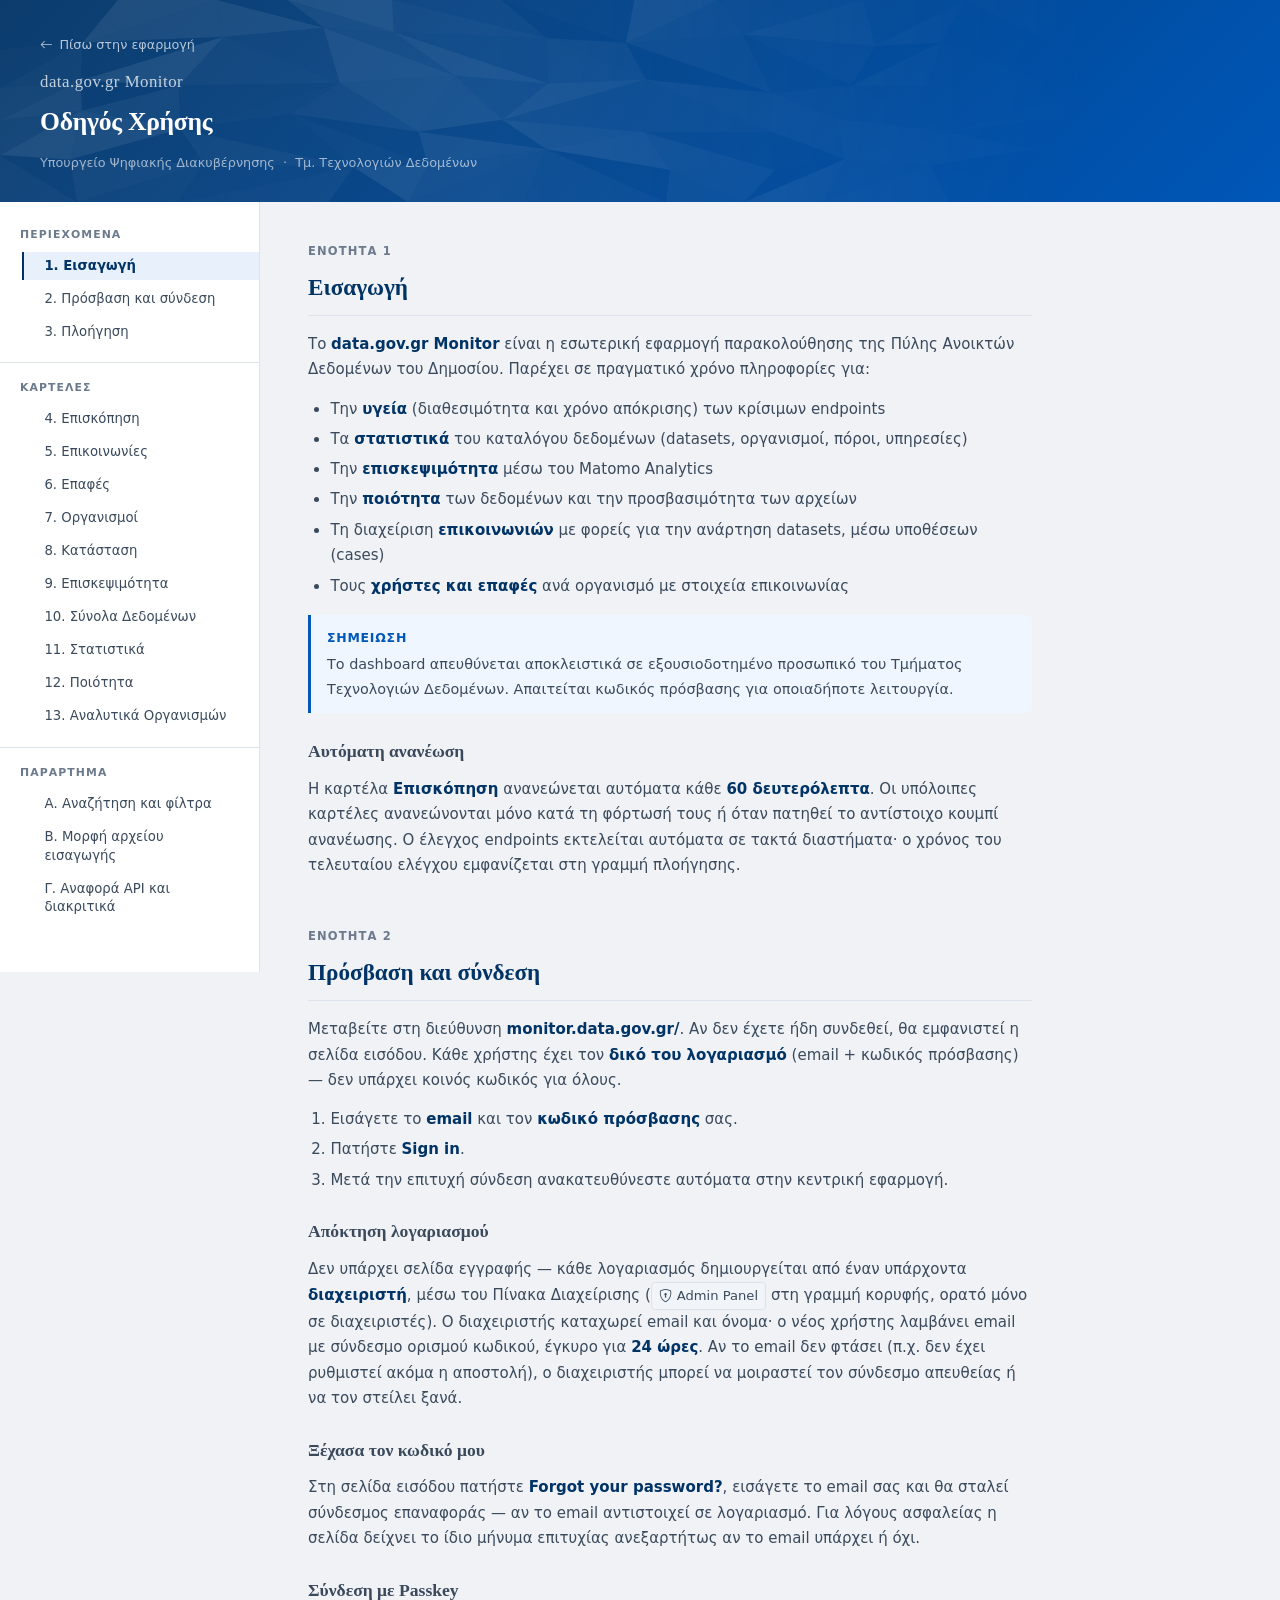
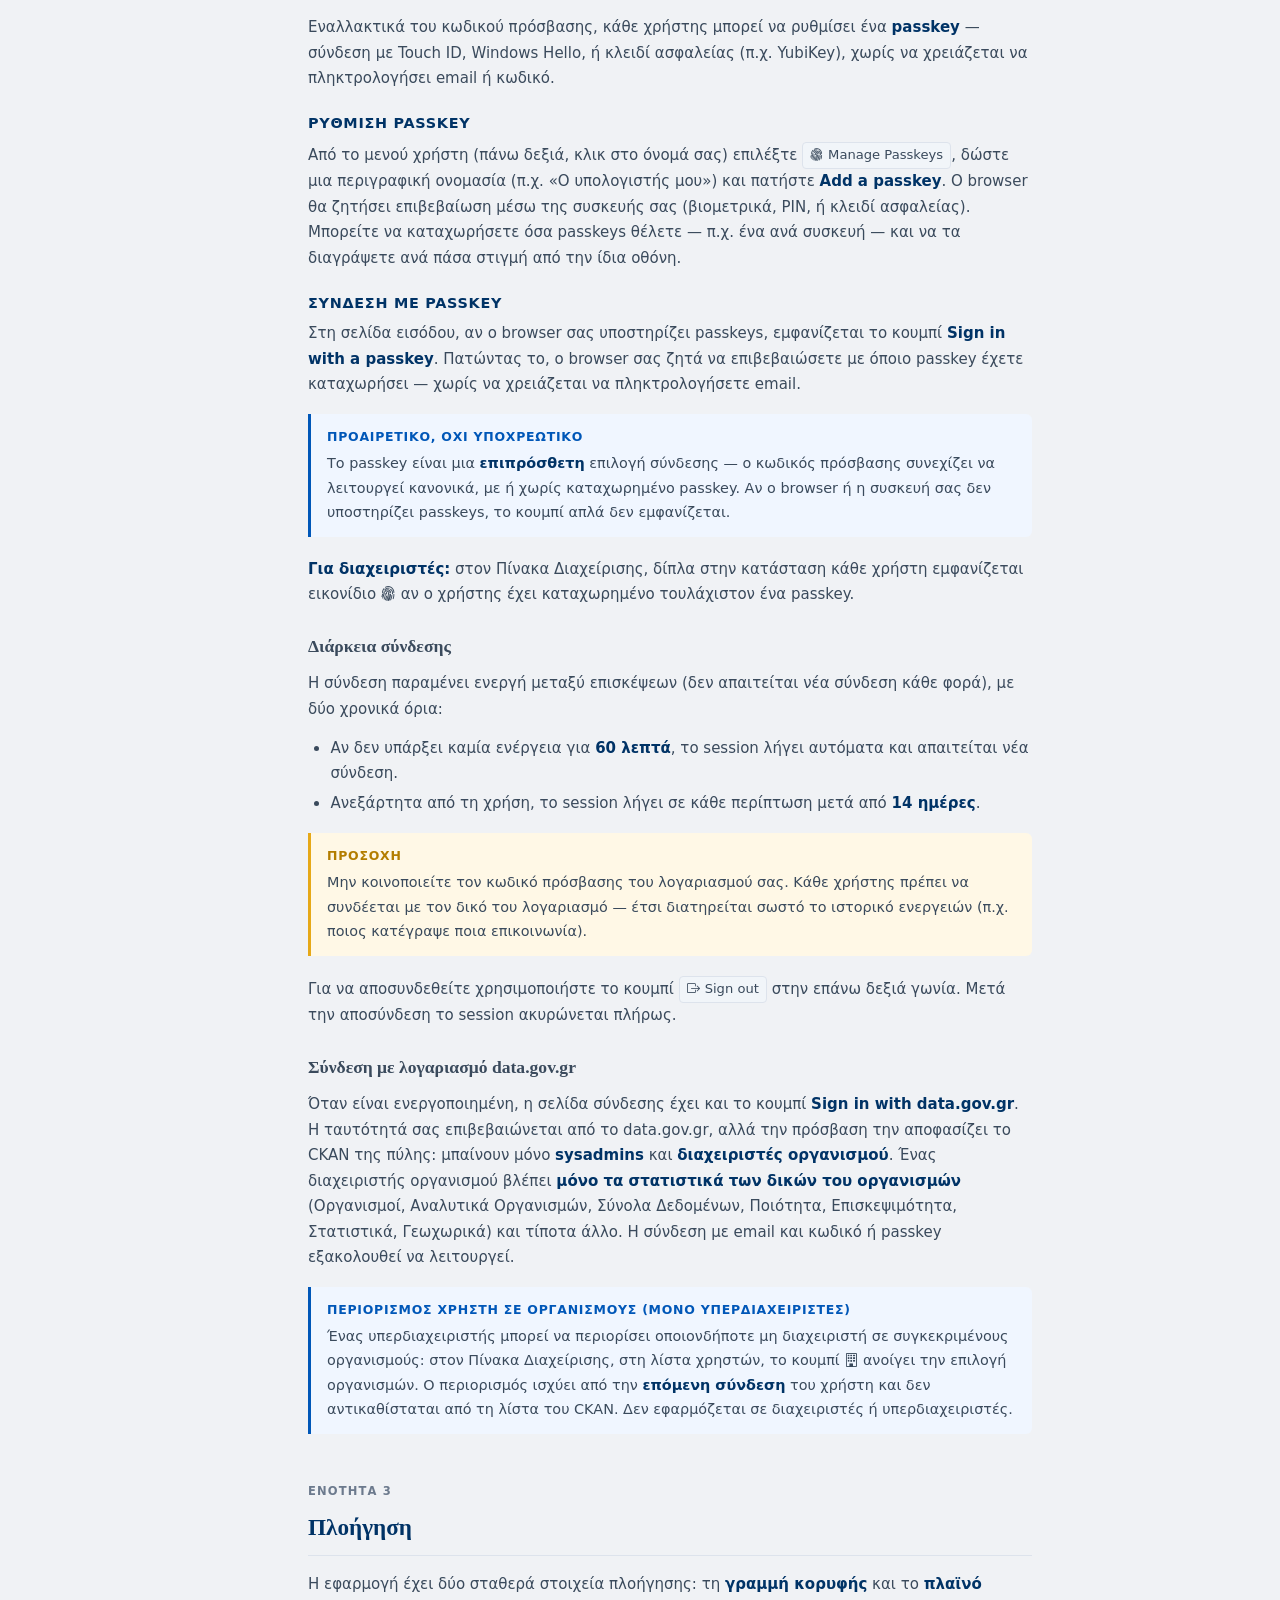
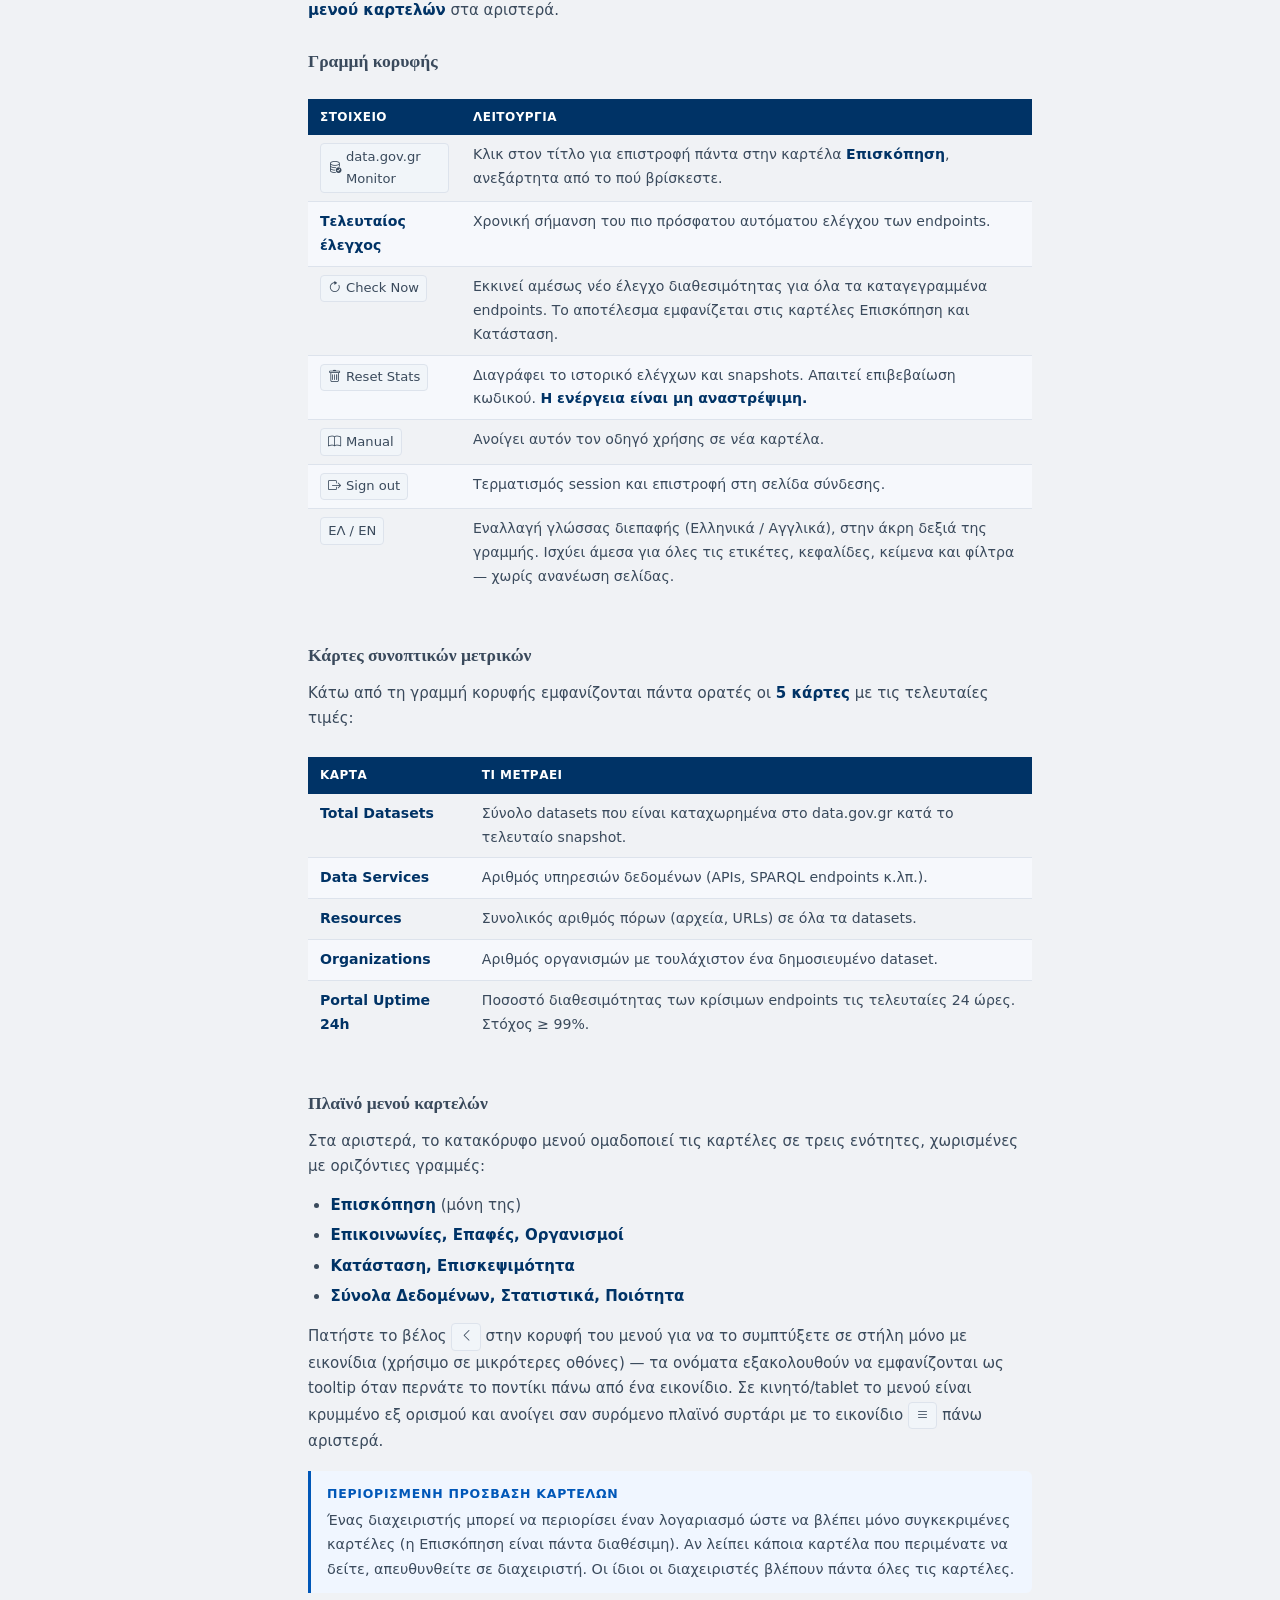
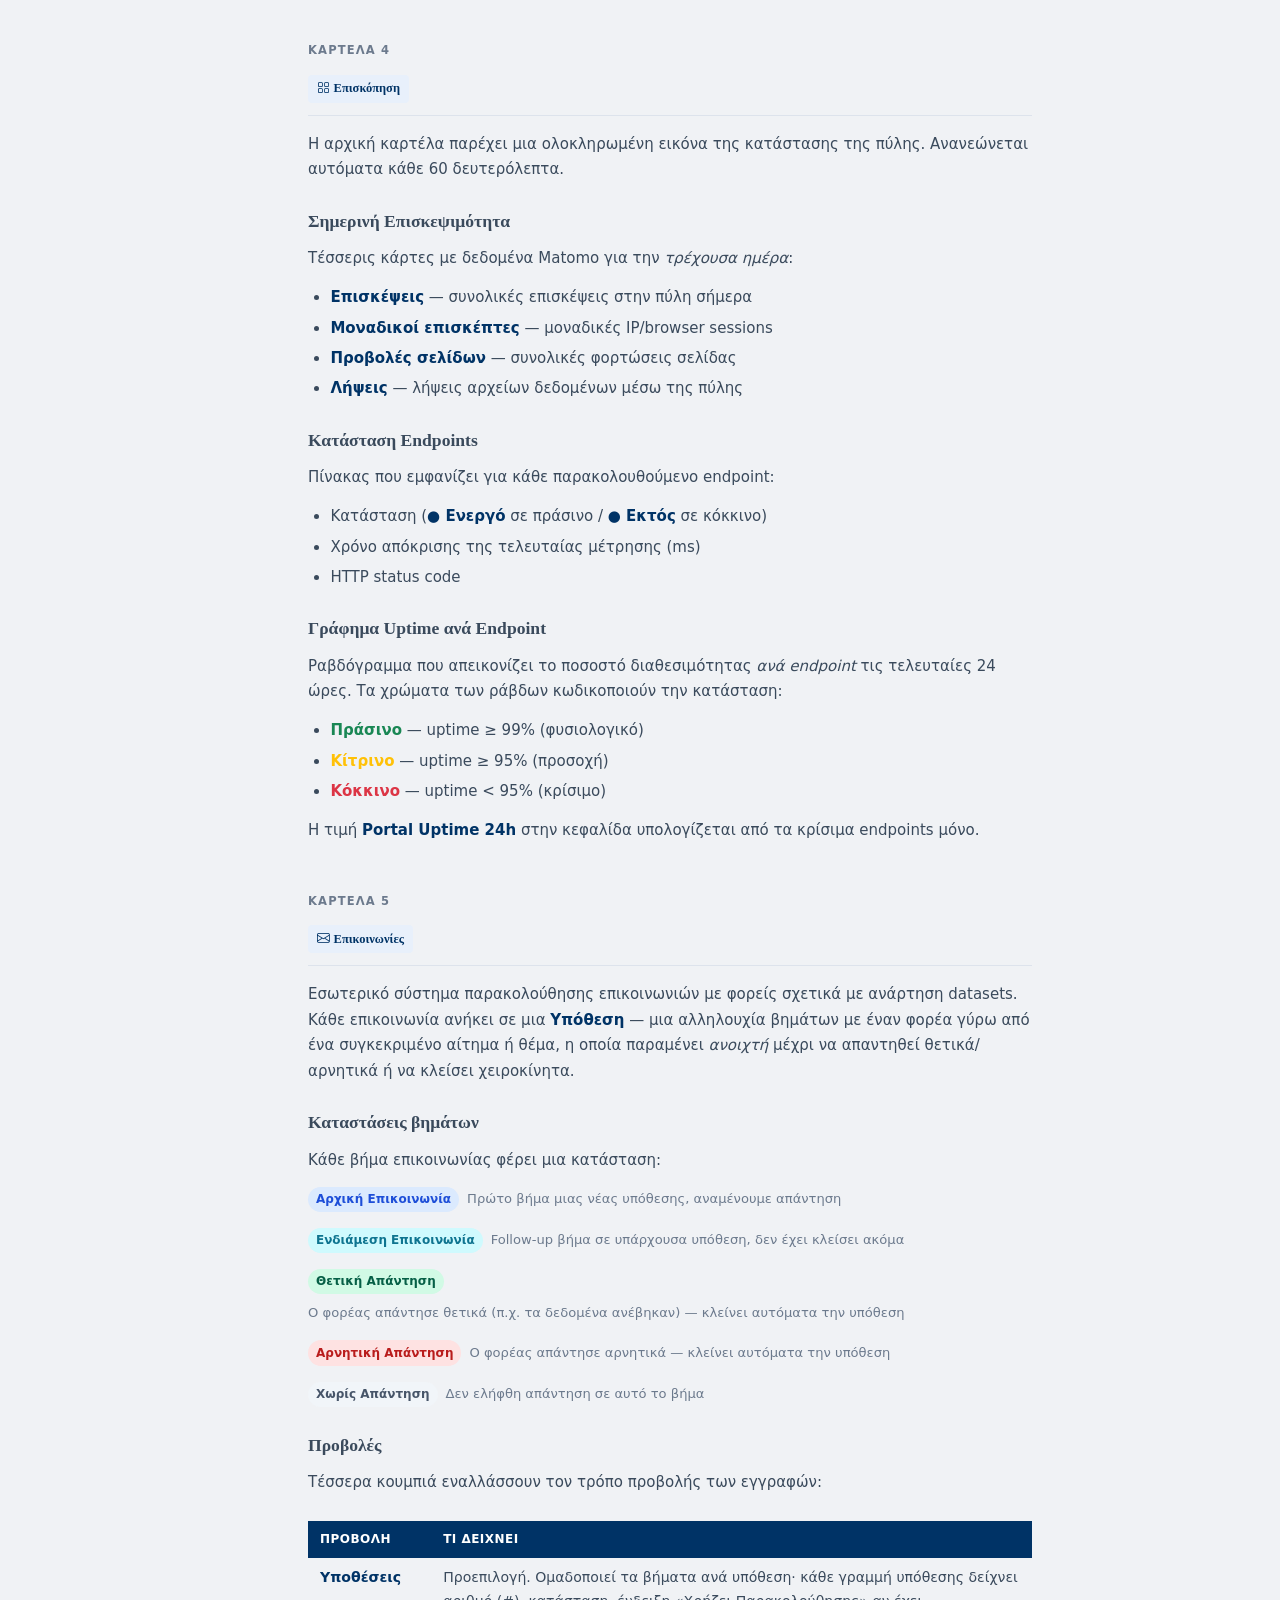
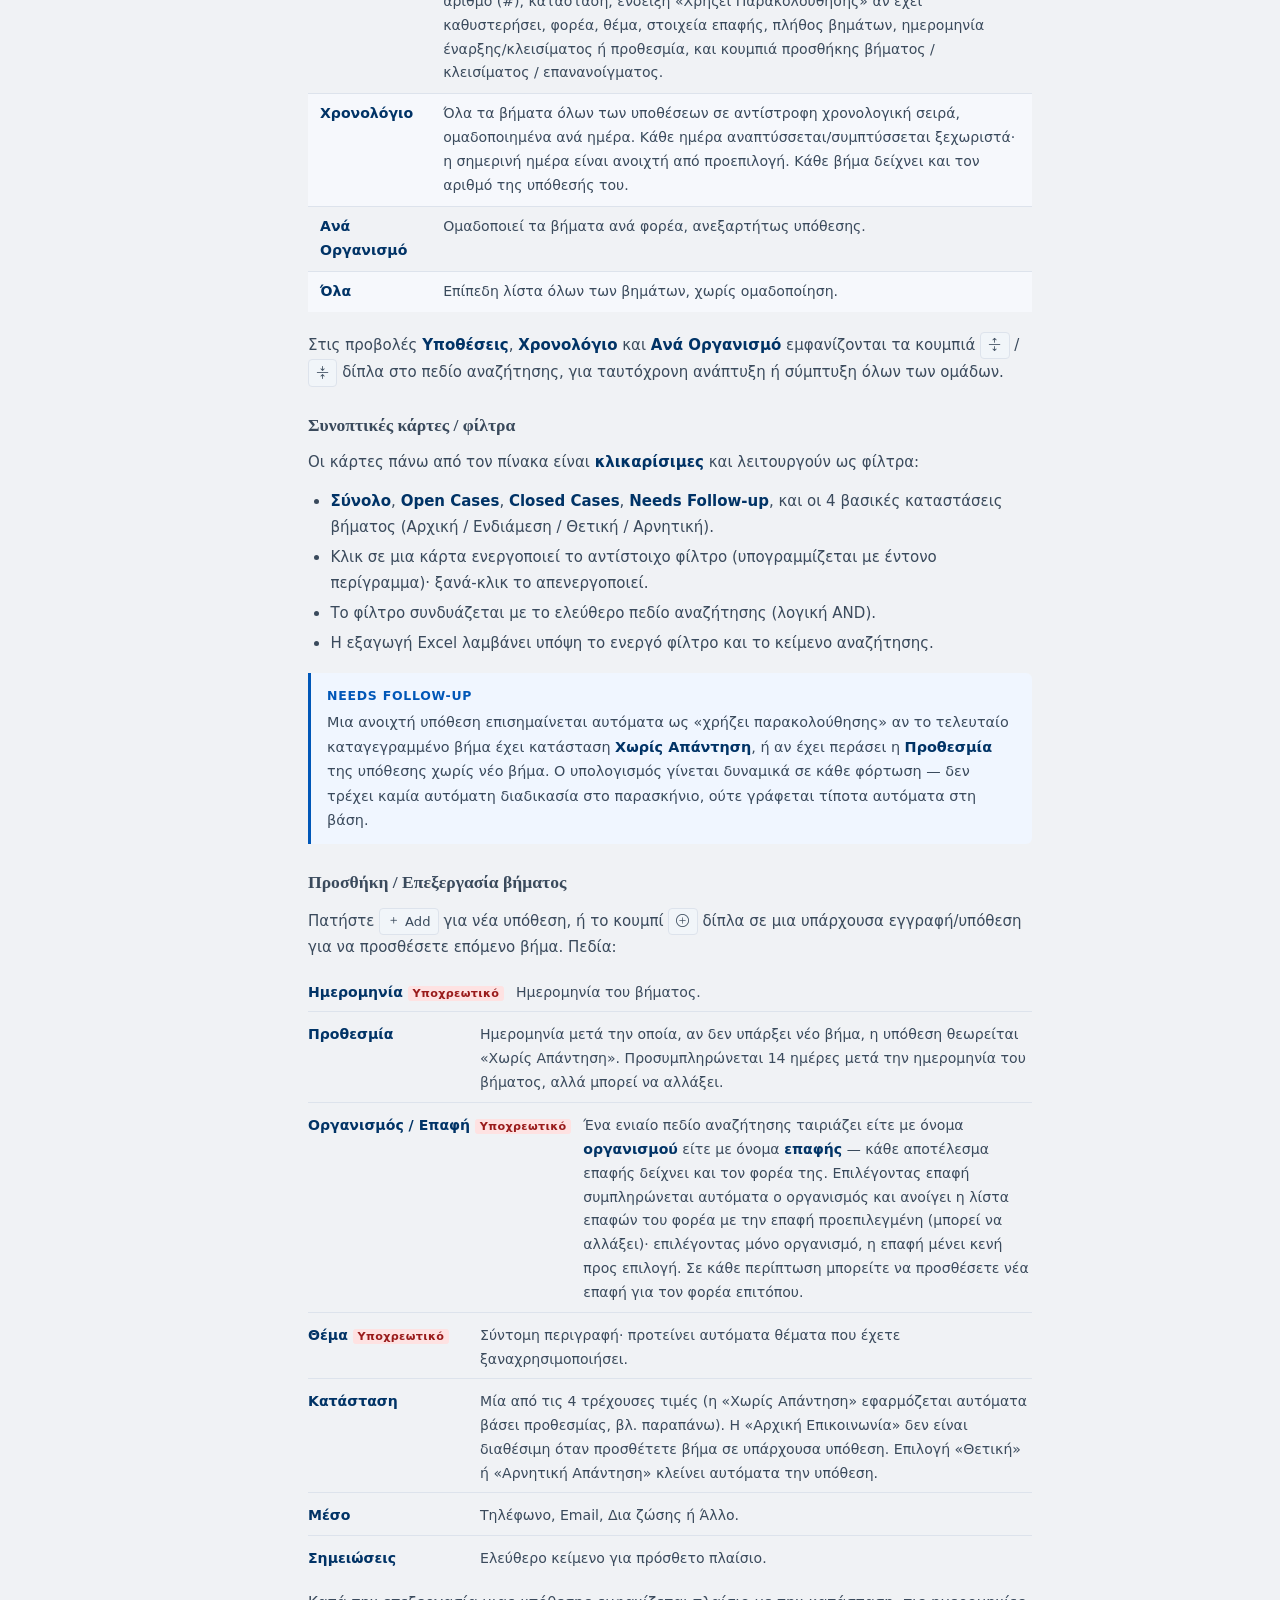
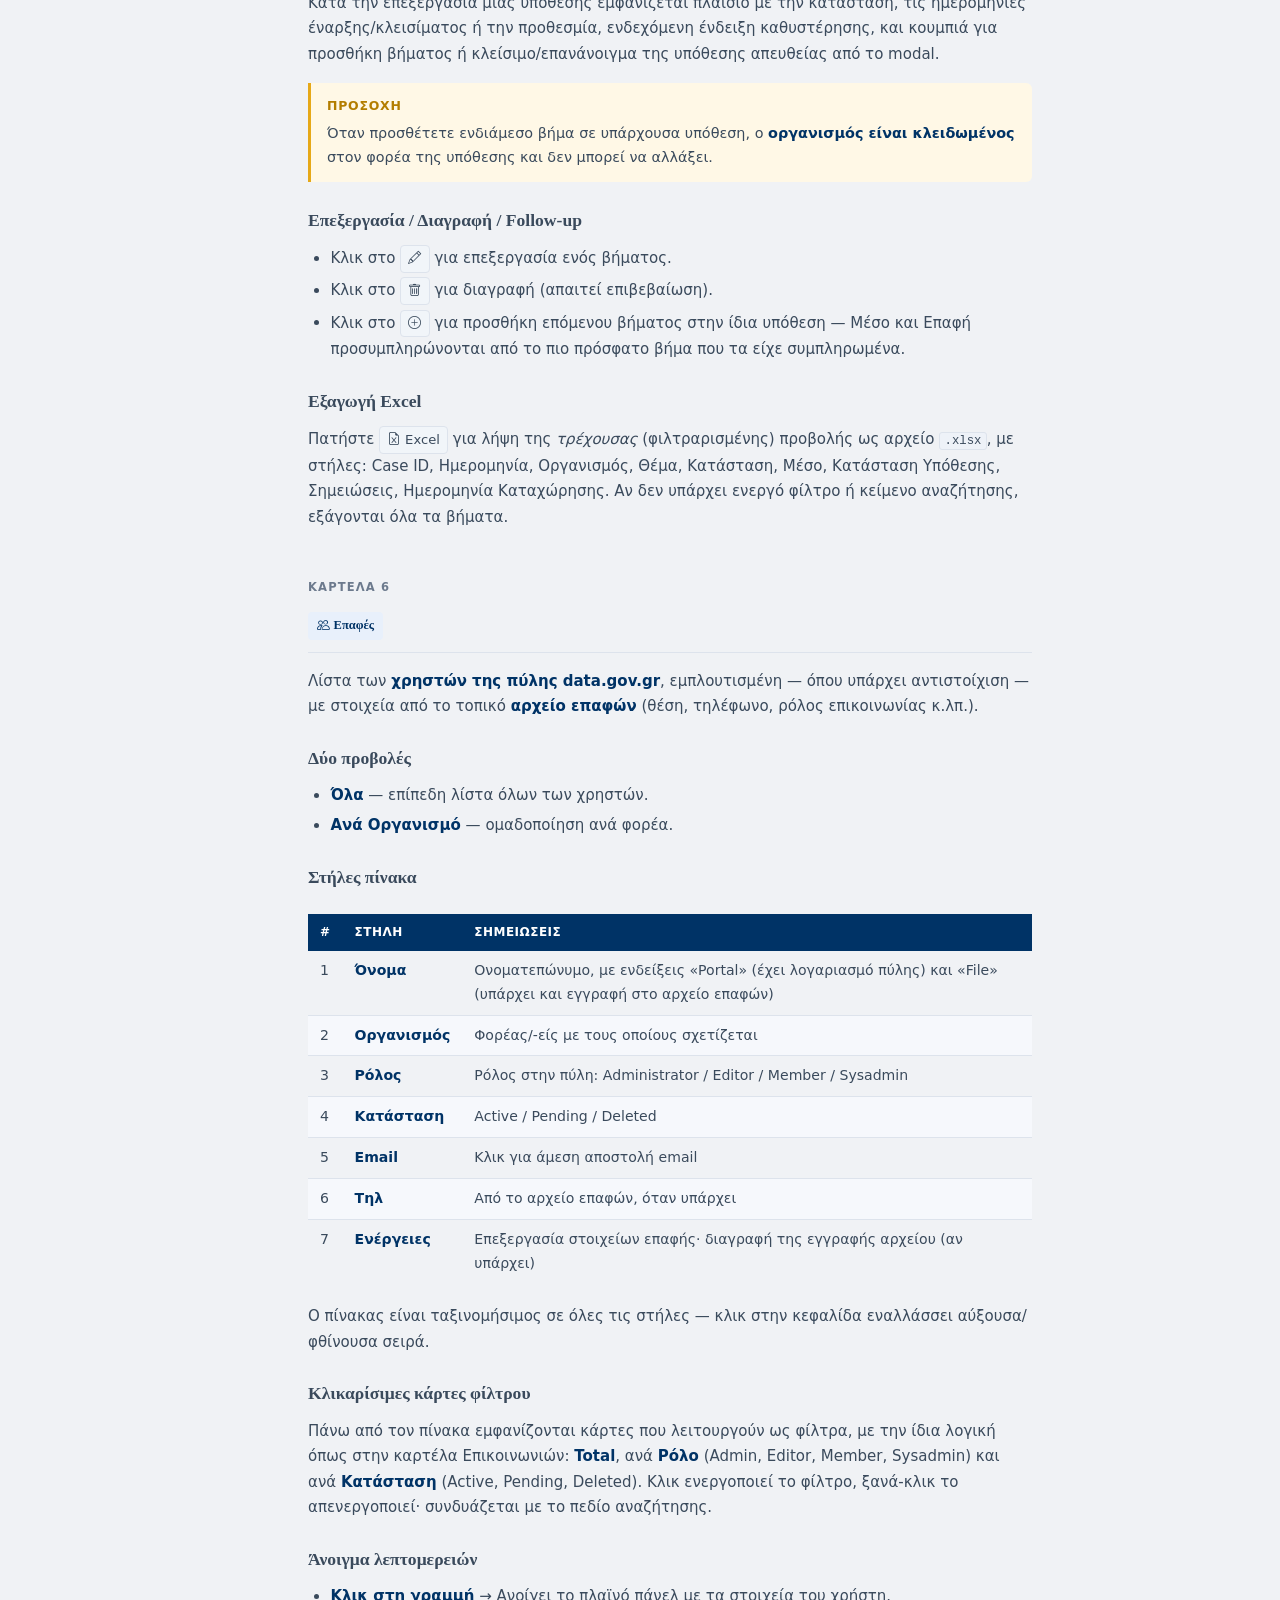
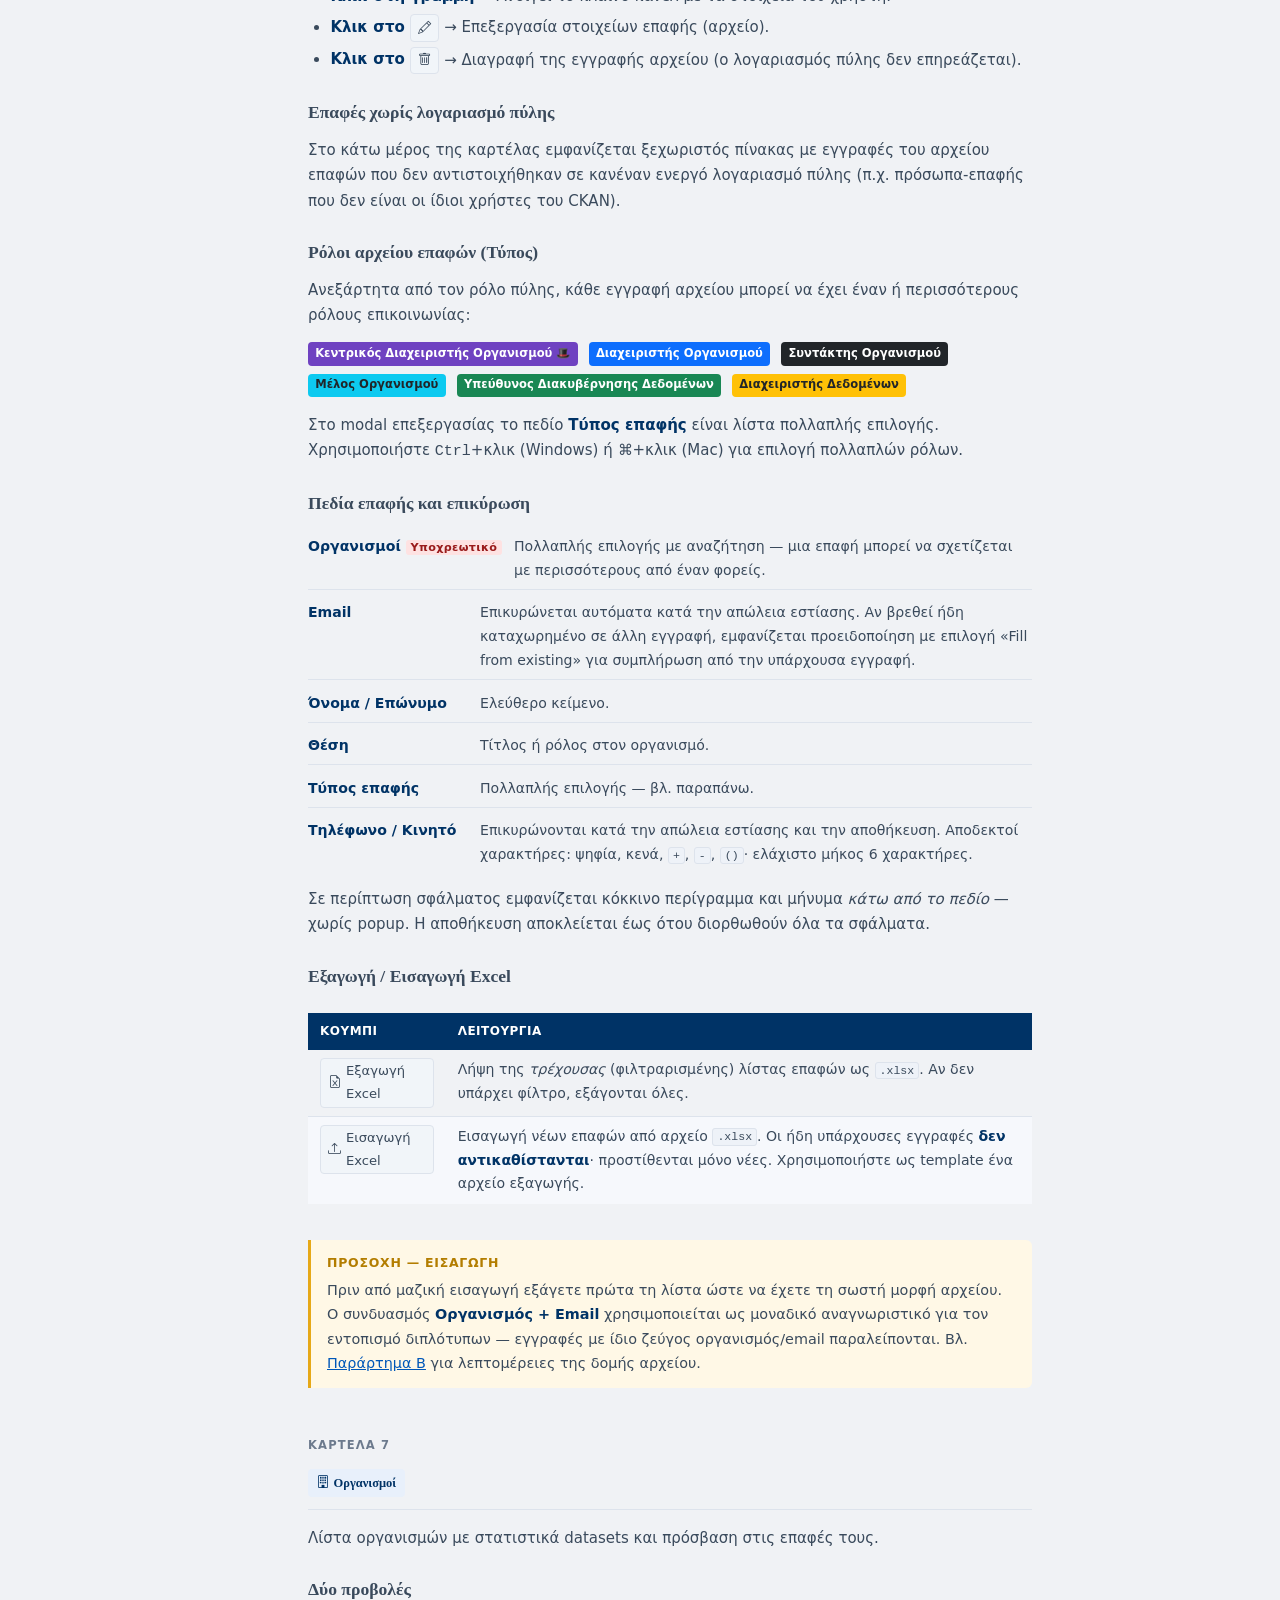
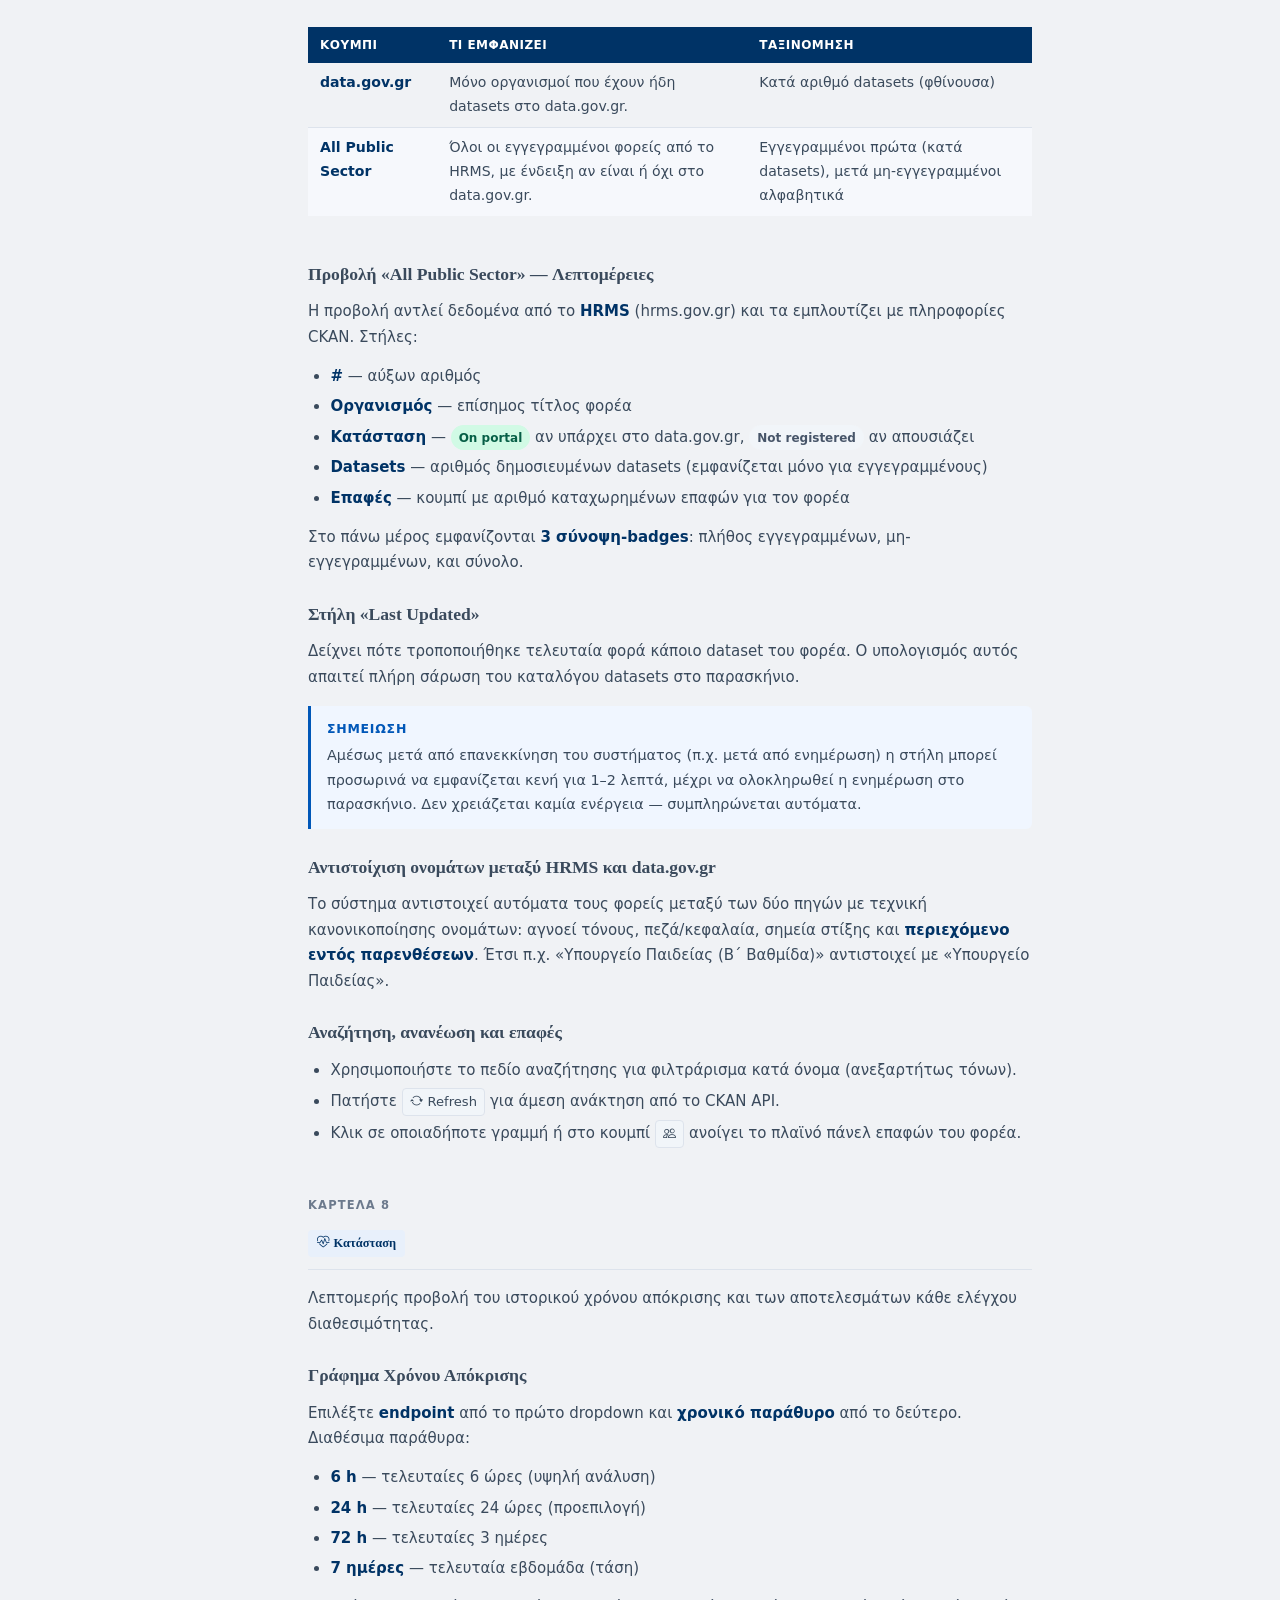
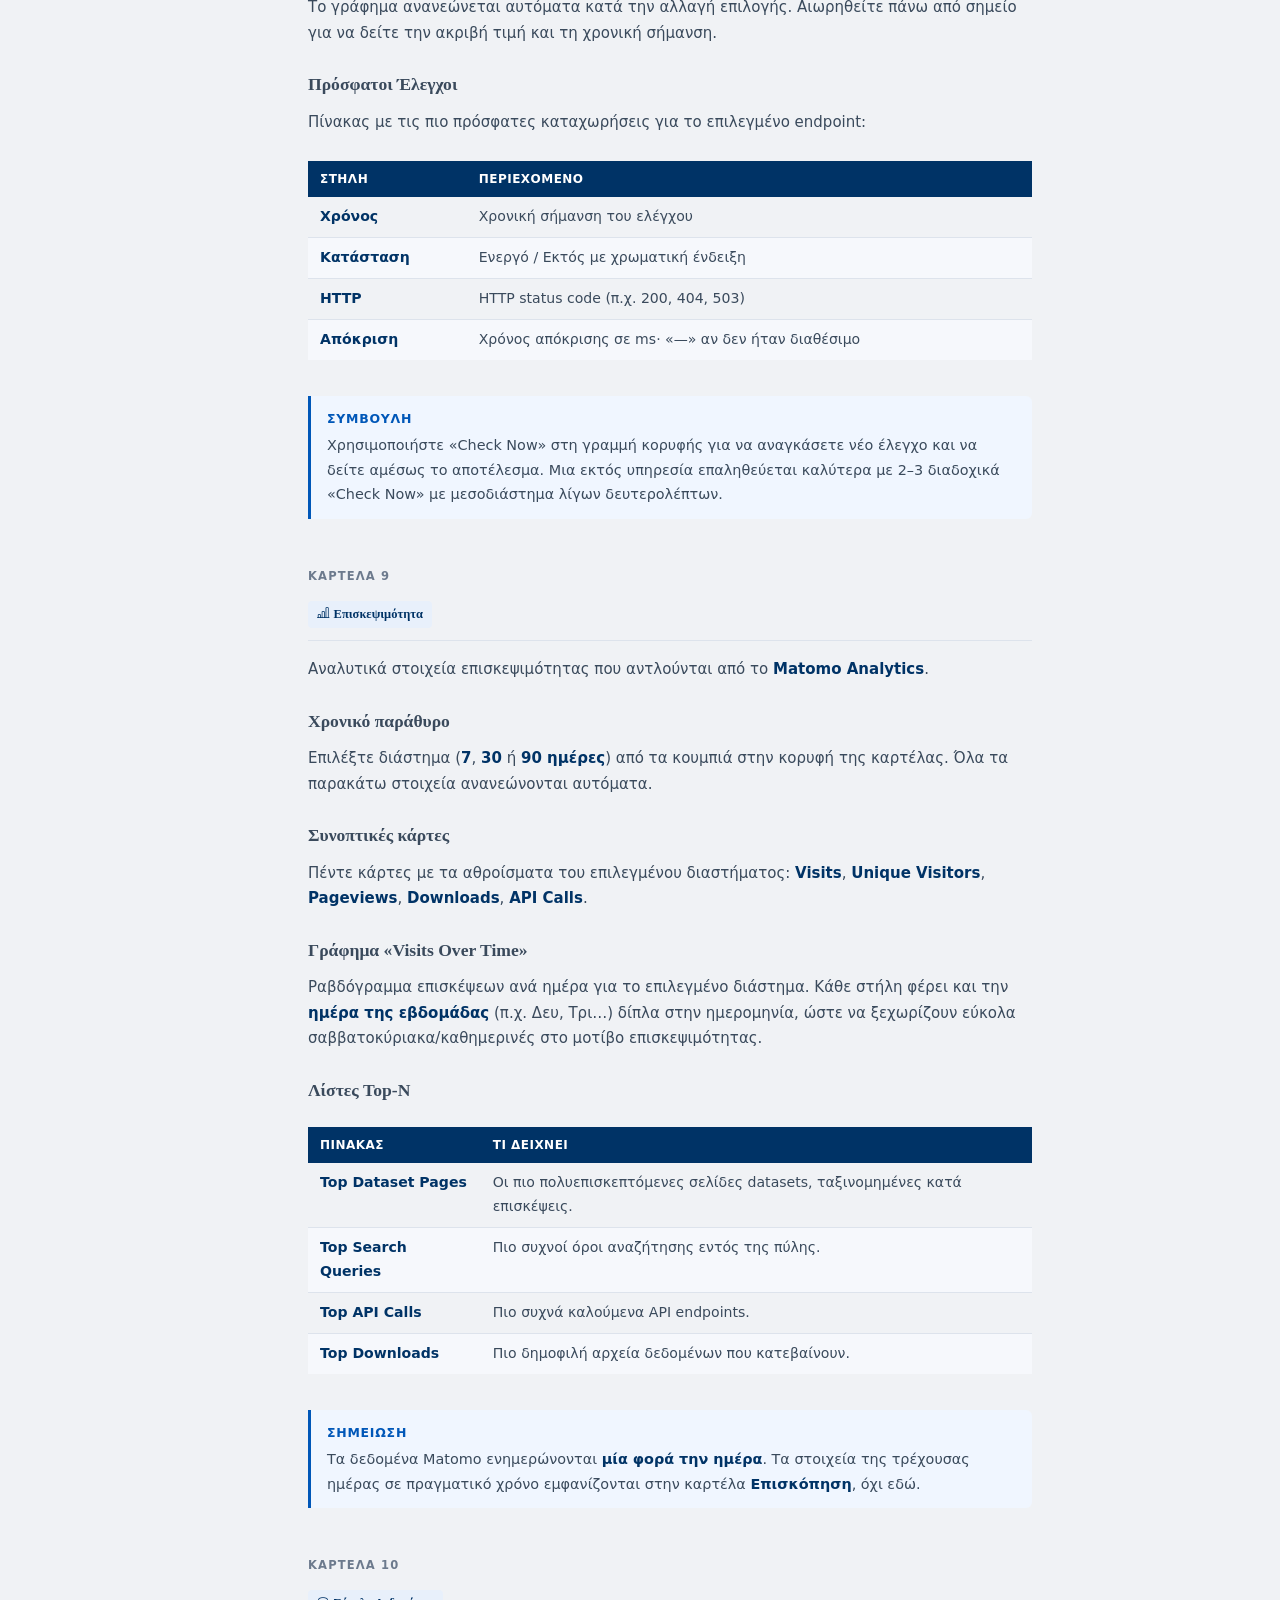
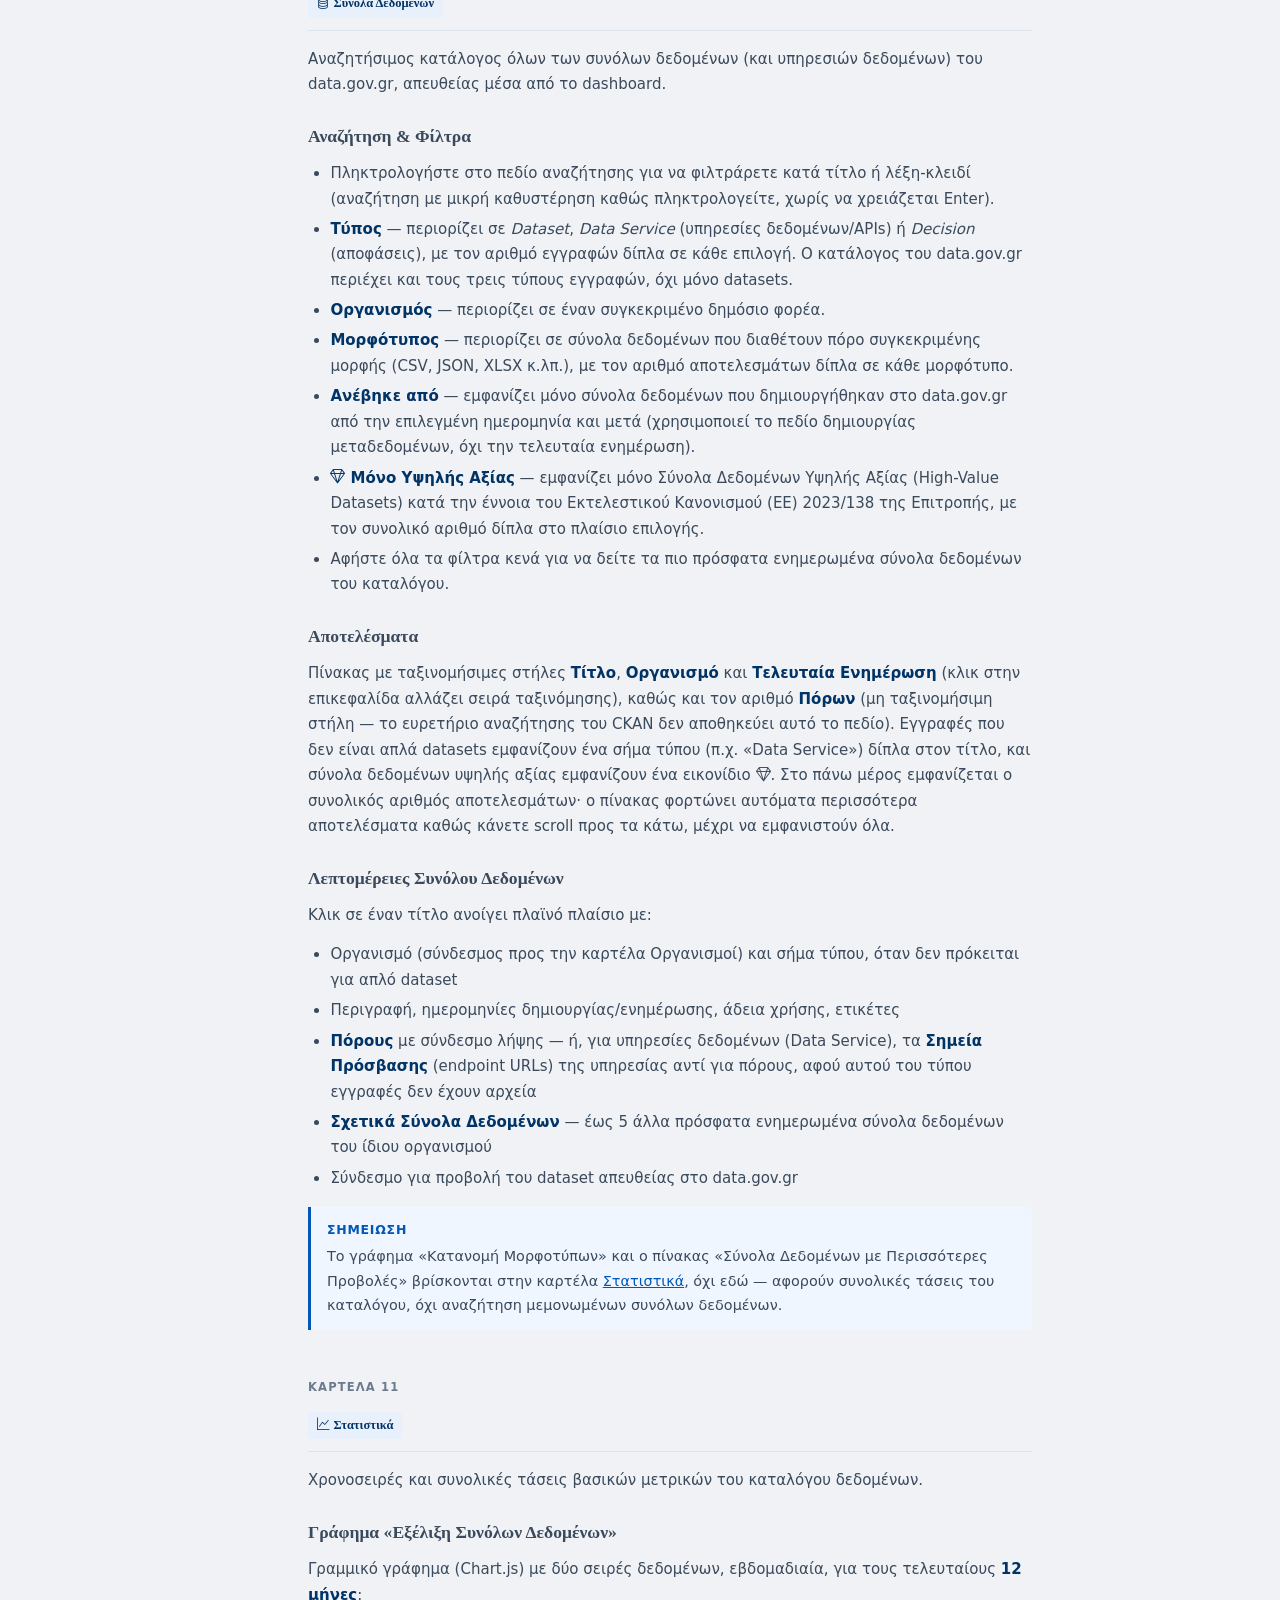
<file: static/manual.html>
<!DOCTYPE html>
<html lang="el">
<head>
  <meta charset="UTF-8">
  <meta name="viewport" content="width=device-width, initial-scale=1.0">
  <title>Οδηγός Χρήσης — data.gov.gr Monitor</title>
  <meta name="description" content="Εγχειρίδιο χρήστη για το data.gov.gr Monitor Dashboard">
  <link rel="stylesheet" href="https://cdn.jsdelivr.net/npm/bootstrap-icons@1.11.3/font/bootstrap-icons.min.css">
  <link rel="stylesheet" href="header_shared.css">
  <script>
    (function () {
      try {
        var saved = localStorage.getItem('theme');
        var theme = saved === 'dark' || saved === 'light' ? saved
          : (window.matchMedia && window.matchMedia('(prefers-color-scheme: dark)').matches ? 'dark' : 'light');
        document.documentElement.setAttribute('data-bs-theme', theme);
      } catch (e) { /* storage blocked: stay light */ }
    })();
  </script>
  <style>
    *, *::before, *::after { box-sizing: border-box; margin: 0; padding: 0; }

    :root {
      --navy:    #003366;
      --blue:    #0057b8;
      --blue-lt: #e8f0fb;
      --slate:   #3a4a5c;
      --muted:   #6c7a8d;
      --bg:      #f0f2f5;
      --surface: #ffffff;
      --divider: #dde3ec;
      --tip-bg:  #f0f6ff;
      --tip-br:  #0057b8;
      --warn-bg: #fff8e6;
      --warn-br: #e6a817;
      --sidebar-w: 260px;
    }

    html { scroll-behavior: smooth; }

    body {
      font-family: system-ui, -apple-system, "Segoe UI", sans-serif;
      font-size: 15px;
      line-height: 1.7;
      color: var(--slate);
      background: var(--bg);
    }

    /* ── Header ───────────────────────────────────────── */
    .site-header {
      color: #fff;
      padding: 2rem 2.5rem 1.75rem;
      position: sticky;
      top: 0;
      z-index: 100;
    }
    .site-header .product-name {
      font-family: Georgia, "Times New Roman", serif;
      font-size: 1.05rem;
      font-weight: normal;
      letter-spacing: .03em;
      opacity: .75;
      margin-bottom: .25rem;
    }
    .site-header h1 {
      font-family: Georgia, "Times New Roman", serif;
      font-size: 1.6rem;
      font-weight: bold;
      letter-spacing: -.01em;
      text-wrap: balance;
    }
    .site-header .meta {
      font-size: .8rem;
      opacity: .6;
      margin-top: .5rem;
    }
    .back-link {
      display: inline-flex;
      align-items: center;
      gap: .4rem;
      color: rgba(255,255,255,.7);
      font-size: .8rem;
      text-decoration: none;
      margin-bottom: .75rem;
    }
    .back-link:hover { color: #fff; }

    /* ── Layout ───────────────────────────────────────── */
    .layout {
      display: flex;
      min-height: calc(100vh - 130px);
    }

    /* ── Sidebar ──────────────────────────────────────── */
    .sidebar {
      width: var(--sidebar-w);
      flex-shrink: 0;
      background: var(--surface);
      border-right: 1px solid var(--divider);
      position: sticky;
      top: 130px;
      height: calc(100vh - 130px);
      overflow-y: auto;
      padding: 1.5rem 0;
    }
    .sidebar-label {
      font-size: .68rem;
      font-weight: 700;
      letter-spacing: .1em;
      text-transform: uppercase;
      color: var(--muted);
      padding: 0 1.25rem .5rem;
    }
    .toc-list {
      list-style: none;
    }
    .toc-list li a {
      display: block;
      padding: .3rem 1.25rem;
      color: var(--slate);
      text-decoration: none;
      font-size: .83rem;
      line-height: 1.4;
      border-left: 2px solid transparent;
      transition: border-color .15s, color .15s, background .15s;
    }
    .toc-list li a:hover {
      color: var(--blue);
      background: var(--blue-lt);
      border-left-color: var(--blue);
    }
    .toc-list li a.active {
      color: var(--navy);
      font-weight: 600;
      border-left-color: var(--navy);
      background: var(--blue-lt);
    }
    .toc-section {
      margin-top: 1rem;
      padding-top: 1rem;
      border-top: 1px solid var(--divider);
    }

    /* ── Content ──────────────────────────────────────── */
    .content {
      flex: 1;
      min-width: 0;
      padding: 2.5rem 3rem 4rem;
      max-width: 820px;
    }

    section {
      margin-bottom: 3rem;
    }

    .section-eyebrow {
      font-size: .72rem;
      font-weight: 700;
      letter-spacing: .1em;
      text-transform: uppercase;
      color: var(--muted);
      margin-bottom: .4rem;
    }

    h2 {
      font-family: Georgia, "Times New Roman", serif;
      font-size: 1.45rem;
      font-weight: bold;
      color: var(--navy);
      margin-bottom: 1rem;
      text-wrap: balance;
      padding-bottom: .5rem;
      border-bottom: 1px solid var(--divider);
    }

    h3 {
      font-family: Georgia, "Times New Roman", serif;
      font-size: 1.1rem;
      color: var(--slate);
      margin: 1.5rem 0 .6rem;
    }

    h4 {
      font-size: .9rem;
      font-weight: 700;
      color: var(--navy);
      margin: 1.2rem 0 .4rem;
      text-transform: uppercase;
      letter-spacing: .05em;
    }

    p { margin-bottom: .85rem; }

    ul, ol {
      padding-left: 1.4rem;
      margin-bottom: .85rem;
    }
    li { margin-bottom: .3rem; }

    strong { color: var(--navy); font-weight: 600; }

    a { color: var(--blue); }

    code {
      font-family: "Consolas", "Menlo", monospace;
      font-size: .82em;
      background: #eef2f8;
      border: 1px solid var(--divider);
      border-radius: 3px;
      padding: .1em .35em;
      color: var(--slate);
    }

    /* ── Tab chip ─────────────────────────────────────── */
    .tab-chip {
      display: inline-flex;
      align-items: center;
      gap: .3rem;
      background: var(--blue-lt);
      color: var(--navy);
      font-size: .78rem;
      font-weight: 600;
      padding: .2rem .55rem;
      border-radius: 4px;
      vertical-align: middle;
      white-space: nowrap;
    }

    /* ── Callouts ─────────────────────────────────────── */
    .callout {
      border-left: 3px solid var(--tip-br);
      background: var(--tip-bg);
      padding: .75rem 1rem;
      border-radius: 0 6px 6px 0;
      margin: 1rem 0 1.25rem;
      font-size: .9rem;
    }
    .callout.warn {
      border-left-color: var(--warn-br);
      background: var(--warn-bg);
    }
    .callout-title {
      font-weight: 700;
      font-size: .78rem;
      letter-spacing: .06em;
      text-transform: uppercase;
      margin-bottom: .25rem;
      color: var(--tip-br);
    }
    .callout.warn .callout-title { color: #b37d00; }

    /* ── Action table ─────────────────────────────────── */
    .action-table {
      width: 100%;
      border-collapse: collapse;
      font-size: .88rem;
      margin: .75rem 0 1.25rem;
    }
    .action-table th {
      background: var(--navy);
      color: #fff;
      font-weight: 600;
      font-size: .75rem;
      letter-spacing: .04em;
      text-transform: uppercase;
      padding: .5rem .75rem;
      text-align: left;
    }
    .action-table td {
      padding: .5rem .75rem;
      border-bottom: 1px solid var(--divider);
      vertical-align: top;
    }
    .action-table tr:last-child td { border-bottom: none; }
    .action-table tr:nth-child(even) td { background: #f6f8fc; }
    .action-table-wrap { overflow-x: auto; }

    /* ── Status badge ─────────────────────────────────── */
    .status-badge {
      display: inline-block;
      font-size: .75rem;
      font-weight: 600;
      padding: .15rem .5rem;
      border-radius: 20px;
      white-space: nowrap;
    }
    .badge-contacted  { background: #dbeafe; color: #1d4ed8; }
    .badge-responded  { background: #cffafe; color: #0e7490; }
    .badge-uploaded   { background: #d1fae5; color: #065f46; }
    .badge-noresponse { background: #f1f5f9; color: #475569; }
    .badge-negative   { background: #fee2e2; color: #b91c1c; }

    /* ── Contact type badge ───────────────────────────── */
    .type-badge {
      display: inline-block;
      font-size: .72rem;
      font-weight: 600;
      padding: .12rem .45rem;
      border-radius: 4px;
      white-space: nowrap;
      color: #fff;
      margin-right: .2rem;
    }
    .type-admin  { background: #0d6efd; }
    .type-editor { background: #212529; }
    .type-user   { background: #0dcaf0; color: #212529; }
    .type-officer{ background: #198754; }
    .type-steward{ background: #ffc107; color: #212529; }
    .type-central{ background: #6f42c1; }

    /* ── Icon reference ───────────────────────────────── */
    .icon-ref {
      display: inline-flex;
      align-items: center;
      gap: .3rem;
      background: #f1f5f9;
      border: 1px solid var(--divider);
      border-radius: 4px;
      padding: .1rem .45rem;
      font-size: .82rem;
      color: var(--slate);
    }

    /* ── Field list ───────────────────────────────────── */
    .field-list {
      list-style: none;
      padding: 0;
      margin-bottom: .85rem;
    }
    .field-list li {
      display: flex;
      gap: .75rem;
      padding: .4rem 0;
      border-bottom: 1px solid var(--divider);
      font-size: .88rem;
    }
    .field-list li:last-child { border-bottom: none; }
    .field-name {
      font-weight: 600;
      color: var(--navy);
      min-width: 160px;
      flex-shrink: 0;
    }
    .field-req {
      font-size: .7rem;
      background: #fee2e2;
      color: #991b1b;
      border-radius: 3px;
      padding: .05rem .3rem;
      font-weight: 700;
      letter-spacing: .03em;
      align-self: flex-start;
      margin-top: .2rem;
    }

    /* ── Column key ───────────────────────────────────── */
    .col-key {
      display: inline-flex;
      align-items: center;
      justify-content: center;
      width: 1.5rem;
      height: 1.5rem;
      background: var(--navy);
      color: #fff;
      font-size: .72rem;
      font-weight: 700;
      border-radius: 3px;
      font-variant-numeric: tabular-nums;
      flex-shrink: 0;
    }

    /* ── Mobile sidebar toggle ────────────────────────── */
    .sidebar-toggle {
      display: none;
      position: fixed;
      bottom: 1.5rem;
      right: 1.5rem;
      width: 44px;
      height: 44px;
      border-radius: 50%;
      background: var(--navy);
      color: #fff;
      border: none;
      font-size: 1.2rem;
      cursor: pointer;
      z-index: 200;
      align-items: center;
      justify-content: center;
      box-shadow: 0 4px 12px rgba(0,0,51,.3);
    }
    .sidebar-overlay {
      display: none;
      position: fixed;
      inset: 0;
      background: rgba(0,0,0,.35);
      z-index: 150;
    }

    @media (max-width: 768px) {
      .site-header { padding: 1.25rem 1.25rem 1rem; position: relative; }
      .site-header h1 { font-size: 1.25rem; }
      .layout { display: block; }
      .sidebar {
        position: fixed;
        top: 0; left: -100%;
        width: min(var(--sidebar-w), 85vw);
        height: 100vh;
        z-index: 160;
        transition: left .25s ease;
        padding-top: 3rem;
      }
      .sidebar.open { left: 0; }
      .sidebar-overlay.open { display: block; }
      .sidebar-toggle { display: flex; }
      .content { padding: 1.5rem 1.25rem 4rem; }
      .field-name { min-width: 120px; }
    }

    @media print {
      .sidebar, .sidebar-toggle, .back-link { display: none; }
      .content { padding: 0; max-width: 100%; }
      .site-header { position: relative; }
      a { color: var(--slate); text-decoration: none; }
    }

    /* ── Dark theme: same switch as the app (data-bs-theme on <html>) ───────────────────── */
    [data-bs-theme="dark"] {
      color-scheme: dark;
      --navy:    #a9c7f5;   /* used for headings/links in dark: light enough to read */
      --blue:    #6ea8fe;
      --blue-lt: #1d2b3f;
      --slate:   #c9d1db;
      --muted:   #95a3b5;
      --bg:      #15181c;
      --surface: #1e2226;
      --divider: #323a42;
      --tip-bg:  #182436;
      --tip-br:  #6ea8fe;
      --warn-bg: #2b2411;
      --warn-br: #e6a817;
    }
    /* surfaces that used --navy as a BACKGROUND under white text keep a dark navy */
    [data-bs-theme="dark"] .action-table th,
    [data-bs-theme="dark"] .col-key,
    [data-bs-theme="dark"] .sidebar-toggle { background: #0b3d7a; }
    [data-bs-theme="dark"] code,
    [data-bs-theme="dark"] .icon-ref { background: #262d35; }
    [data-bs-theme="dark"] .callout.warn .callout-title { color: #f0c36a; }
    [data-bs-theme="dark"] .action-table tr:nth-child(even) td { background: #232930; }
  </style>
</head>
<body>

<header class="site-header gov-header-bg">
  <a href="../" class="back-link"><i class="bi bi-arrow-left"></i> Πίσω στην εφαρμογή</a>
  <div class="product-name">data.gov.gr Monitor</div>
  <h1>Οδηγός Χρήσης</h1>
  <div class="meta">Υπουργείο Ψηφιακής Διακυβέρνησης &nbsp;·&nbsp; Τμ. Τεχνολογιών Δεδομένων</div>
</header>

<div class="layout">

  <!-- Sidebar TOC -->
  <nav class="sidebar" id="sidebar" aria-label="Περιεχόμενα">
    <div class="sidebar-label">Περιεχόμενα</div>
    <ul class="toc-list">
      <li><a href="#intro">1. Εισαγωγή</a></li>
      <li><a href="#login">2. Πρόσβαση και σύνδεση</a></li>
      <li><a href="#navbar">3. Πλοήγηση</a></li>
    </ul>
    <div class="toc-section">
      <div class="sidebar-label">Καρτέλες</div>
      <ul class="toc-list">
        <li><a href="#tab-overview">4. Επισκόπηση</a></li>
        <li><a href="#tab-comms">5. Επικοινωνίες</a></li>
        <li><a href="#tab-contacts">6. Επαφές</a></li>
        <li><a href="#tab-orgs">7. Οργανισμοί</a></li>
        <li><a href="#tab-health">8. Κατάσταση</a></li>
        <li><a href="#tab-traffic">9. Επισκεψιμότητα</a></li>
        <li><a href="#tab-datasets">10. Σύνολα Δεδομένων</a></li>
        <li><a href="#tab-stats">11. Στατιστικά</a></li>
        <li><a href="#tab-quality">12. Ποιότητα</a></li>
        <li><a href="#tab-org-analytics">13. Αναλυτικά Οργανισμών</a></li>
      </ul>
    </div>
    <div class="toc-section">
      <div class="sidebar-label">Παράρτημα</div>
      <ul class="toc-list">
        <li><a href="#appendix-search">Α. Αναζήτηση και φίλτρα</a></li>
        <li><a href="#appendix-import">Β. Μορφή αρχείου εισαγωγής</a></li>
        <li><a href="#appendix-api">Γ. Αναφορά API και διακριτικά</a></li>
      </ul>
    </div>
  </nav>

  <!-- Overlay for mobile -->
  <div class="sidebar-overlay" id="sidebarOverlay" onclick="closeSidebar()"></div>

  <!-- Main content -->
  <main class="content">

    <!-- 1. Εισαγωγή -->
    <section id="intro">
      <div class="section-eyebrow">Ενότητα 1</div>
      <h2>Εισαγωγή</h2>
      <p>Το <strong>data.gov.gr Monitor</strong> είναι η εσωτερική εφαρμογή παρακολούθησης της Πύλης Ανοικτών Δεδομένων του Δημοσίου. Παρέχει σε πραγματικό χρόνο πληροφορίες για:</p>
      <ul>
        <li>Την <strong>υγεία</strong> (διαθεσιμότητα και χρόνο απόκρισης) των κρίσιμων endpoints</li>
        <li>Τα <strong>στατιστικά</strong> του καταλόγου δεδομένων (datasets, οργανισμοί, πόροι, υπηρεσίες)</li>
        <li>Την <strong>επισκεψιμότητα</strong> μέσω του Matomo Analytics</li>
        <li>Την <strong>ποιότητα</strong> των δεδομένων και την προσβασιμότητα των αρχείων</li>
        <li>Τη διαχείριση <strong>επικοινωνιών</strong> με φορείς για την ανάρτηση datasets, μέσω υποθέσεων (cases)</li>
        <li>Τους <strong>χρήστες και επαφές</strong> ανά οργανισμό με στοιχεία επικοινωνίας</li>
      </ul>
      <div class="callout">
        <div class="callout-title">Σημείωση</div>
        Το dashboard απευθύνεται αποκλειστικά σε εξουσιοδοτημένο προσωπικό του Τμήματος Τεχνολογιών Δεδομένων. Απαιτείται κωδικός πρόσβασης για οποιαδήποτε λειτουργία.
      </div>

      <h3>Αυτόματη ανανέωση</h3>
      <p>Η καρτέλα <strong>Επισκόπηση</strong> ανανεώνεται αυτόματα κάθε <strong>60 δευτερόλεπτα</strong>. Οι υπόλοιπες καρτέλες ανανεώνονται μόνο κατά τη φόρτωσή τους ή όταν πατηθεί το αντίστοιχο κουμπί ανανέωσης. Ο έλεγχος endpoints εκτελείται αυτόματα σε τακτά διαστήματα· ο χρόνος του τελευταίου ελέγχου εμφανίζεται στη γραμμή πλοήγησης.</p>
    </section>

    <!-- 2. Σύνδεση -->
    <section id="login">
      <div class="section-eyebrow">Ενότητα 2</div>
      <h2>Πρόσβαση και σύνδεση</h2>
      <p>Μεταβείτε στη διεύθυνση <strong>monitor.data.gov.gr/</strong>. Αν δεν έχετε ήδη συνδεθεί, θα εμφανιστεί η σελίδα εισόδου. Κάθε χρήστης έχει τον <strong>δικό του λογαριασμό</strong> (email + κωδικός πρόσβασης) — δεν υπάρχει κοινός κωδικός για όλους.</p>
      <ol>
        <li>Εισάγετε το <strong>email</strong> και τον <strong>κωδικό πρόσβασης</strong> σας.</li>
        <li>Πατήστε <strong>Sign in</strong>.</li>
        <li>Μετά την επιτυχή σύνδεση ανακατευθύνεστε αυτόματα στην κεντρική εφαρμογή.</li>
      </ol>

      <h3>Απόκτηση λογαριασμού</h3>
      <p>Δεν υπάρχει σελίδα εγγραφής — κάθε λογαριασμός δημιουργείται από έναν υπάρχοντα <strong>διαχειριστή</strong>, μέσω του Πίνακα Διαχείρισης (<span class="icon-ref"><i class="bi bi-shield-lock"></i> Admin Panel</span> στη γραμμή κορυφής, ορατό μόνο σε διαχειριστές). Ο διαχειριστής καταχωρεί email και όνομα· ο νέος χρήστης λαμβάνει email με σύνδεσμο ορισμού κωδικού, έγκυρο για <strong>24 ώρες</strong>. Αν το email δεν φτάσει (π.χ. δεν έχει ρυθμιστεί ακόμα η αποστολή), ο διαχειριστής μπορεί να μοιραστεί τον σύνδεσμο απευθείας ή να τον στείλει ξανά.</p>

      <h3>Ξέχασα τον κωδικό μου</h3>
      <p>Στη σελίδα εισόδου πατήστε <strong>Forgot your password?</strong>, εισάγετε το email σας και θα σταλεί σύνδεσμος επαναφοράς — αν το email αντιστοιχεί σε λογαριασμό. Για λόγους ασφαλείας η σελίδα δείχνει το ίδιο μήνυμα επιτυχίας ανεξαρτήτως αν το email υπάρχει ή όχι.</p>

      <h3>Σύνδεση με Passkey</h3>
      <p>Εναλλακτικά του κωδικού πρόσβασης, κάθε χρήστης μπορεί να ρυθμίσει ένα <strong>passkey</strong> — σύνδεση με Touch ID, Windows Hello, ή κλειδί ασφαλείας (π.χ. YubiKey), χωρίς να χρειάζεται να πληκτρολογήσει email ή κωδικό.</p>
      <h4>Ρύθμιση passkey</h4>
      <p>Από το μενού χρήστη (πάνω δεξιά, κλικ στο όνομά σας) επιλέξτε <span class="icon-ref"><i class="bi bi-fingerprint"></i> Manage Passkeys</span>, δώστε μια περιγραφική ονομασία (π.χ. «Ο υπολογιστής μου») και πατήστε <strong>Add a passkey</strong>. Ο browser θα ζητήσει επιβεβαίωση μέσω της συσκευής σας (βιομετρικά, PIN, ή κλειδί ασφαλείας). Μπορείτε να καταχωρήσετε όσα passkeys θέλετε — π.χ. ένα ανά συσκευή — και να τα διαγράψετε ανά πάσα στιγμή από την ίδια οθόνη.</p>
      <h4>Σύνδεση με passkey</h4>
      <p>Στη σελίδα εισόδου, αν ο browser σας υποστηρίζει passkeys, εμφανίζεται το κουμπί <strong>Sign in with a passkey</strong>. Πατώντας το, ο browser σας ζητά να επιβεβαιώσετε με όποιο passkey έχετε καταχωρήσει — χωρίς να χρειάζεται να πληκτρολογήσετε email.</p>
      <div class="callout">
        <div class="callout-title">Προαιρετικό, όχι υποχρεωτικό</div>
        Το passkey είναι μια <strong>επιπρόσθετη</strong> επιλογή σύνδεσης — ο κωδικός πρόσβασης συνεχίζει να λειτουργεί κανονικά, με ή χωρίς καταχωρημένο passkey. Αν ο browser ή η συσκευή σας δεν υποστηρίζει passkeys, το κουμπί απλά δεν εμφανίζεται.
      </div>
      <p><strong>Για διαχειριστές:</strong> στον Πίνακα Διαχείρισης, δίπλα στην κατάσταση κάθε χρήστη εμφανίζεται εικονίδιο <i class="bi bi-fingerprint text-primary"></i> αν ο χρήστης έχει καταχωρημένο τουλάχιστον ένα passkey.</p>

      <h3>Διάρκεια σύνδεσης</h3>
      <p>Η σύνδεση παραμένει ενεργή μεταξύ επισκέψεων (δεν απαιτείται νέα σύνδεση κάθε φορά), με δύο χρονικά όρια:</p>
      <ul>
        <li>Αν δεν υπάρξει καμία ενέργεια για <strong>60 λεπτά</strong>, το session λήγει αυτόματα και απαιτείται νέα σύνδεση.</li>
        <li>Ανεξάρτητα από τη χρήση, το session λήγει σε κάθε περίπτωση μετά από <strong>14 ημέρες</strong>.</li>
      </ul>
      <div class="callout warn">
        <div class="callout-title">Προσοχή</div>
        Μην κοινοποιείτε τον κωδικό πρόσβασης του λογαριασμού σας. Κάθε χρήστης πρέπει να συνδέεται με τον δικό του λογαριασμό — έτσι διατηρείται σωστό το ιστορικό ενεργειών (π.χ. ποιος κατέγραψε ποια επικοινωνία).
      </div>
      <p>Για να αποσυνδεθείτε χρησιμοποιήστε το κουμπί <span class="icon-ref"><i class="bi bi-box-arrow-right"></i> Sign out</span> στην επάνω δεξιά γωνία. Μετά την αποσύνδεση το session ακυρώνεται πλήρως.</p>
    
      <h3>Σύνδεση με λογαριασμό data.gov.gr</h3>
      <p>Όταν είναι ενεργοποιημένη, η σελίδα σύνδεσης έχει και το κουμπί <strong>Sign in with data.gov.gr</strong>. Η ταυτότητά σας επιβεβαιώνεται από το data.gov.gr, αλλά την πρόσβαση την αποφασίζει το CKAN της πύλης: μπαίνουν μόνο <strong>sysadmins</strong> και <strong>διαχειριστές οργανισμού</strong>. Ένας διαχειριστής οργανισμού βλέπει <strong>μόνο τα στατιστικά των δικών του οργανισμών</strong> (Οργανισμοί, Αναλυτικά Οργανισμών, Σύνολα Δεδομένων, Ποιότητα, Επισκεψιμότητα, Στατιστικά, Γεωχωρικά) και τίποτα άλλο. Η σύνδεση με email και κωδικό ή passkey εξακολουθεί να λειτουργεί.</p>
      <div class="callout">
        <div class="callout-title">Περιορισμός χρήστη σε οργανισμούς (μόνο υπερδιαχειριστές)</div>
        Ένας υπερδιαχειριστής μπορεί να περιορίσει οποιονδήποτε μη διαχειριστή σε συγκεκριμένους οργανισμούς: στον Πίνακα Διαχείρισης, στη λίστα χρηστών, το κουμπί <i class="bi bi-building"></i> ανοίγει την επιλογή οργανισμών. Ο περιορισμός ισχύει από την <strong>επόμενη σύνδεση</strong> του χρήστη και δεν αντικαθίσταται από τη λίστα του CKAN. Δεν εφαρμόζεται σε διαχειριστές ή υπερδιαχειριστές.
      </div>
    </section>

    <!-- 3. Navigation -->
    <section id="navbar">
      <div class="section-eyebrow">Ενότητα 3</div>
      <h2>Πλοήγηση</h2>
      <p>Η εφαρμογή έχει δύο σταθερά στοιχεία πλοήγησης: τη <strong>γραμμή κορυφής</strong> και το <strong>πλαϊνό μενού καρτελών</strong> στα αριστερά.</p>

      <h3>Γραμμή κορυφής</h3>
      <div class="action-table-wrap">
        <table class="action-table">
          <thead>
            <tr><th>Στοιχείο</th><th>Λειτουργία</th></tr>
          </thead>
          <tbody>
            <tr>
              <td><span class="icon-ref"><i class="bi bi-database-check"></i> data.gov.gr Monitor</span></td>
              <td>Κλικ στον τίτλο για επιστροφή πάντα στην καρτέλα <strong>Επισκόπηση</strong>, ανεξάρτητα από το πού βρίσκεστε.</td>
            </tr>
            <tr>
              <td><strong>Τελευταίος έλεγχος</strong></td>
              <td>Χρονική σήμανση του πιο πρόσφατου αυτόματου ελέγχου των endpoints.</td>
            </tr>
            <tr>
              <td><span class="icon-ref"><i class="bi bi-arrow-clockwise"></i> Check Now</span></td>
              <td>Εκκινεί αμέσως νέο έλεγχο διαθεσιμότητας για όλα τα καταγεγραμμένα endpoints. Το αποτέλεσμα εμφανίζεται στις καρτέλες Επισκόπηση και Κατάσταση.</td>
            </tr>
            <tr>
              <td><span class="icon-ref"><i class="bi bi-trash"></i> Reset Stats</span></td>
              <td>Διαγράφει το ιστορικό ελέγχων και snapshots. Απαιτεί επιβεβαίωση κωδικού. <strong>Η ενέργεια είναι μη αναστρέψιμη.</strong></td>
            </tr>
            <tr>
              <td><span class="icon-ref"><i class="bi bi-book"></i> Manual</span></td>
              <td>Ανοίγει αυτόν τον οδηγό χρήσης σε νέα καρτέλα.</td>
            </tr>
            <tr>
              <td><span class="icon-ref"><i class="bi bi-box-arrow-right"></i> Sign out</span></td>
              <td>Τερματισμός session και επιστροφή στη σελίδα σύνδεσης.</td>
            </tr>
            <tr>
              <td><span class="icon-ref">ΕΛ / EN</span></td>
              <td>Εναλλαγή γλώσσας διεπαφής (Ελληνικά / Αγγλικά), στην άκρη δεξιά της γραμμής. Ισχύει άμεσα για όλες τις ετικέτες, κεφαλίδες, κείμενα και φίλτρα — χωρίς ανανέωση σελίδας.</td>
            </tr>
          </tbody>
        </table>
      </div>

      <h3>Κάρτες συνοπτικών μετρικών</h3>
      <p>Κάτω από τη γραμμή κορυφής εμφανίζονται πάντα ορατές οι <strong>5 κάρτες</strong> με τις τελευταίες τιμές:</p>
      <div class="action-table-wrap">
        <table class="action-table">
          <thead><tr><th>Κάρτα</th><th>Τι μετράει</th></tr></thead>
          <tbody>
            <tr><td><strong>Total Datasets</strong></td><td>Σύνολο datasets που είναι καταχωρημένα στο data.gov.gr κατά το τελευταίο snapshot.</td></tr>
            <tr><td><strong>Data Services</strong></td><td>Αριθμός υπηρεσιών δεδομένων (APIs, SPARQL endpoints κ.λπ.).</td></tr>
            <tr><td><strong>Resources</strong></td><td>Συνολικός αριθμός πόρων (αρχεία, URLs) σε όλα τα datasets.</td></tr>
            <tr><td><strong>Organizations</strong></td><td>Αριθμός οργανισμών με τουλάχιστον ένα δημοσιευμένο dataset.</td></tr>
            <tr><td><strong>Portal Uptime 24h</strong></td><td>Ποσοστό διαθεσιμότητας των κρίσιμων endpoints τις τελευταίες 24 ώρες. Στόχος ≥ 99%.</td></tr>
          </tbody>
        </table>
      </div>

      <h3>Πλαϊνό μενού καρτελών</h3>
      <p>Στα αριστερά, το κατακόρυφο μενού ομαδοποιεί τις καρτέλες σε τρεις ενότητες, χωρισμένες με οριζόντιες γραμμές:</p>
      <ul>
        <li><strong>Επισκόπηση</strong> (μόνη της)</li>
        <li><strong>Επικοινωνίες, Επαφές, Οργανισμοί</strong></li>
        <li><strong>Κατάσταση, Επισκεψιμότητα</strong></li>
        <li><strong>Σύνολα Δεδομένων, Στατιστικά, Ποιότητα</strong></li>
      </ul>
      <p>Πατήστε το βέλος <span class="icon-ref"><i class="bi bi-chevron-left"></i></span> στην κορυφή του μενού για να το συμπτύξετε σε στήλη μόνο με εικονίδια (χρήσιμο σε μικρότερες οθόνες) — τα ονόματα εξακολουθούν να εμφανίζονται ως tooltip όταν περνάτε το ποντίκι πάνω από ένα εικονίδιο. Σε κινητό/tablet το μενού είναι κρυμμένο εξ ορισμού και ανοίγει σαν συρόμενο πλαϊνό συρτάρι με το εικονίδιο <span class="icon-ref"><i class="bi bi-list"></i></span> πάνω αριστερά.</p>
      <div class="callout">
        <div class="callout-title">Περιορισμένη πρόσβαση καρτελών</div>
        Ένας διαχειριστής μπορεί να περιορίσει έναν λογαριασμό ώστε να βλέπει μόνο συγκεκριμένες καρτέλες (η Επισκόπηση είναι πάντα διαθέσιμη). Αν λείπει κάποια καρτέλα που περιμένατε να δείτε, απευθυνθείτε σε διαχειριστή. Οι ίδιοι οι διαχειριστές βλέπουν πάντα όλες τις καρτέλες.
      </div>
    </section>

    <!-- 4. Overview -->
    <section id="tab-overview">
      <div class="section-eyebrow">Καρτέλα 4</div>
      <h2><span class="tab-chip"><i class="bi bi-grid"></i> Επισκόπηση</span></h2>
      <p>Η αρχική καρτέλα παρέχει μια ολοκληρωμένη εικόνα της κατάστασης της πύλης. Ανανεώνεται αυτόματα κάθε 60 δευτερόλεπτα.</p>

      <h3>Σημερινή Επισκεψιμότητα</h3>
      <p>Τέσσερις κάρτες με δεδομένα Matomo για την <em>τρέχουσα ημέρα</em>:</p>
      <ul>
        <li><strong>Επισκέψεις</strong> — συνολικές επισκέψεις στην πύλη σήμερα</li>
        <li><strong>Μοναδικοί επισκέπτες</strong> — μοναδικές IP/browser sessions</li>
        <li><strong>Προβολές σελίδων</strong> — συνολικές φορτώσεις σελίδας</li>
        <li><strong>Λήψεις</strong> — λήψεις αρχείων δεδομένων μέσω της πύλης</li>
      </ul>

      <h3>Κατάσταση Endpoints</h3>
      <p>Πίνακας που εμφανίζει για κάθε παρακολουθούμενο endpoint:</p>
      <ul>
        <li>Κατάσταση (<strong>● Ενεργό</strong> σε πράσινο / <strong>● Εκτός</strong> σε κόκκινο)</li>
        <li>Χρόνο απόκρισης της τελευταίας μέτρησης (ms)</li>
        <li>HTTP status code</li>
      </ul>

      <h3>Γράφημα Uptime ανά Endpoint</h3>
      <p>Ραβδόγραμμα που απεικονίζει το ποσοστό διαθεσιμότητας <em>ανά endpoint</em> τις τελευταίες 24 ώρες. Τα χρώματα των ράβδων κωδικοποιούν την κατάσταση:</p>
      <ul>
        <li><strong style="color:#198754">Πράσινο</strong> — uptime ≥ 99% (φυσιολογικό)</li>
        <li><strong style="color:#ffc107">Κίτρινο</strong> — uptime ≥ 95% (προσοχή)</li>
        <li><strong style="color:#dc3545">Κόκκινο</strong> — uptime &lt; 95% (κρίσιμο)</li>
      </ul>
      <p>Η τιμή <strong>Portal Uptime 24h</strong> στην κεφαλίδα υπολογίζεται από τα κρίσιμα endpoints μόνο.</p>
    </section>

    <!-- 5. Communications -->
    <section id="tab-comms">
      <div class="section-eyebrow">Καρτέλα 5</div>
      <h2><span class="tab-chip"><i class="bi bi-envelope"></i> Επικοινωνίες</span></h2>
      <p>Εσωτερικό σύστημα παρακολούθησης επικοινωνιών με φορείς σχετικά με ανάρτηση datasets. Κάθε επικοινωνία ανήκει σε μια <strong>Υπόθεση</strong> — μια αλληλουχία βημάτων με έναν φορέα γύρω από ένα συγκεκριμένο αίτημα ή θέμα, η οποία παραμένει <em>ανοιχτή</em> μέχρι να απαντηθεί θετικά/αρνητικά ή να κλείσει χειροκίνητα.</p>

      <h3>Καταστάσεις βημάτων</h3>
      <p>Κάθε βήμα επικοινωνίας φέρει μια κατάσταση:</p>
      <div style="display:flex; gap:.5rem; flex-wrap:wrap; margin-bottom:1rem; align-items:center">
        <span class="status-badge badge-contacted">Αρχική Επικοινωνία</span>
        <span style="font-size:.82rem;color:var(--muted)">Πρώτο βήμα μιας νέας υπόθεσης, αναμένουμε απάντηση</span>
      </div>
      <div style="display:flex; gap:.5rem; flex-wrap:wrap; margin-bottom:1rem; align-items:center">
        <span class="status-badge badge-responded">Ενδιάμεση Επικοινωνία</span>
        <span style="font-size:.82rem;color:var(--muted)">Follow-up βήμα σε υπάρχουσα υπόθεση, δεν έχει κλείσει ακόμα</span>
      </div>
      <div style="display:flex; gap:.5rem; flex-wrap:wrap; margin-bottom:1rem; align-items:center">
        <span class="status-badge badge-uploaded">Θετική Απάντηση</span>
        <span style="font-size:.82rem;color:var(--muted)">Ο φορέας απάντησε θετικά (π.χ. τα δεδομένα ανέβηκαν) — κλείνει αυτόματα την υπόθεση</span>
      </div>
      <div style="display:flex; gap:.5rem; flex-wrap:wrap; margin-bottom:1rem; align-items:center">
        <span class="status-badge badge-negative">Αρνητική Απάντηση</span>
        <span style="font-size:.82rem;color:var(--muted)">Ο φορέας απάντησε αρνητικά — κλείνει αυτόματα την υπόθεση</span>
      </div>
      <div style="display:flex; gap:.5rem; flex-wrap:wrap; margin-bottom:1.5rem; align-items:center">
        <span class="status-badge badge-noresponse">Χωρίς Απάντηση</span>
        <span style="font-size:.82rem;color:var(--muted)">Δεν ελήφθη απάντηση σε αυτό το βήμα</span>
      </div>

      <h3>Προβολές</h3>
      <p>Τέσσερα κουμπιά εναλλάσσουν τον τρόπο προβολής των εγγραφών:</p>
      <div class="action-table-wrap">
        <table class="action-table">
          <thead><tr><th>Προβολή</th><th>Τι δείχνει</th></tr></thead>
          <tbody>
            <tr><td><strong>Υποθέσεις</strong></td><td>Προεπιλογή. Ομαδοποιεί τα βήματα ανά υπόθεση· κάθε γραμμή υπόθεσης δείχνει αριθμό (#), κατάσταση, ένδειξη «Χρήζει Παρακολούθησης» αν έχει καθυστερήσει, φορέα, θέμα, στοιχεία επαφής, πλήθος βημάτων, ημερομηνία έναρξης/κλεισίματος ή προθεσμία, και κουμπιά προσθήκης βήματος / κλεισίματος / επανανοίγματος.</td></tr>
            <tr><td><strong>Χρονολόγιο</strong></td><td>Όλα τα βήματα όλων των υποθέσεων σε αντίστροφη χρονολογική σειρά, ομαδοποιημένα ανά ημέρα. Κάθε ημέρα αναπτύσσεται/συμπτύσσεται ξεχωριστά· η σημερινή ημέρα είναι ανοιχτή από προεπιλογή. Κάθε βήμα δείχνει και τον αριθμό της υπόθεσής του.</td></tr>
            <tr><td><strong>Ανά Οργανισμό</strong></td><td>Ομαδοποιεί τα βήματα ανά φορέα, ανεξαρτήτως υπόθεσης.</td></tr>
            <tr><td><strong>Όλα</strong></td><td>Επίπεδη λίστα όλων των βημάτων, χωρίς ομαδοποίηση.</td></tr>
          </tbody>
        </table>
      </div>
      <p>Στις προβολές <strong>Υποθέσεις</strong>, <strong>Χρονολόγιο</strong> και <strong>Ανά Οργανισμό</strong> εμφανίζονται τα κουμπιά <span class="icon-ref"><i class="bi bi-arrows-expand"></i></span> / <span class="icon-ref"><i class="bi bi-arrows-collapse"></i></span> δίπλα στο πεδίο αναζήτησης, για ταυτόχρονη ανάπτυξη ή σύμπτυξη όλων των ομάδων.</p>

      <h3>Συνοπτικές κάρτες / φίλτρα</h3>
      <p>Οι κάρτες πάνω από τον πίνακα είναι <strong>κλικαρίσιμες</strong> και λειτουργούν ως φίλτρα:</p>
      <ul>
        <li><strong>Σύνολο</strong>, <strong>Open Cases</strong>, <strong>Closed Cases</strong>, <strong>Needs Follow-up</strong>, και οι 4 βασικές καταστάσεις βήματος (Αρχική / Ενδιάμεση / Θετική / Αρνητική).</li>
        <li>Κλικ σε μια κάρτα ενεργοποιεί το αντίστοιχο φίλτρο (υπογραμμίζεται με έντονο περίγραμμα)· ξανά-κλικ το απενεργοποιεί.</li>
        <li>Το φίλτρο συνδυάζεται με το ελεύθερο πεδίο αναζήτησης (λογική AND).</li>
        <li>Η εξαγωγή Excel λαμβάνει υπόψη το ενεργό φίλτρο και το κείμενο αναζήτησης.</li>
      </ul>
      <div class="callout">
        <div class="callout-title">Needs Follow-up</div>
        Μια ανοιχτή υπόθεση επισημαίνεται αυτόματα ως «χρήζει παρακολούθησης» αν το τελευταίο καταγεγραμμένο βήμα έχει κατάσταση <strong>Χωρίς Απάντηση</strong>, ή αν έχει περάσει η <strong>Προθεσμία</strong> της υπόθεσης χωρίς νέο βήμα. Ο υπολογισμός γίνεται δυναμικά σε κάθε φόρτωση — δεν τρέχει καμία αυτόματη διαδικασία στο παρασκήνιο, ούτε γράφεται τίποτα αυτόματα στη βάση.
      </div>

      <h3>Προσθήκη / Επεξεργασία βήματος</h3>
      <p>Πατήστε <span class="icon-ref"><i class="bi bi-plus"></i> Add</span> για νέα υπόθεση, ή το κουμπί <span class="icon-ref"><i class="bi bi-plus-circle"></i></span> δίπλα σε μια υπάρχουσα εγγραφή/υπόθεση για να προσθέσετε επόμενο βήμα. Πεδία:</p>
      <ul class="field-list">
        <li><span class="field-name">Ημερομηνία <span class="field-req">Υποχρεωτικό</span></span><span>Ημερομηνία του βήματος.</span></li>
        <li><span class="field-name">Προθεσμία</span><span>Ημερομηνία μετά την οποία, αν δεν υπάρξει νέο βήμα, η υπόθεση θεωρείται «Χωρίς Απάντηση». Προσυμπληρώνεται 14 ημέρες μετά την ημερομηνία του βήματος, αλλά μπορεί να αλλάξει.</span></li>
        <li><span class="field-name">Οργανισμός / Επαφή <span class="field-req">Υποχρεωτικό</span></span><span>Ένα ενιαίο πεδίο αναζήτησης ταιριάζει είτε με όνομα <strong>οργανισμού</strong> είτε με όνομα <strong>επαφής</strong> — κάθε αποτέλεσμα επαφής δείχνει και τον φορέα της. Επιλέγοντας επαφή συμπληρώνεται αυτόματα ο οργανισμός και ανοίγει η λίστα επαφών του φορέα με την επαφή προεπιλεγμένη (μπορεί να αλλάξει)· επιλέγοντας μόνο οργανισμό, η επαφή μένει κενή προς επιλογή. Σε κάθε περίπτωση μπορείτε να προσθέσετε νέα επαφή για τον φορέα επιτόπου.</span></li>
        <li><span class="field-name">Θέμα <span class="field-req">Υποχρεωτικό</span></span><span>Σύντομη περιγραφή· προτείνει αυτόματα θέματα που έχετε ξαναχρησιμοποιήσει.</span></li>
        <li><span class="field-name">Κατάσταση</span><span>Μία από τις 4 τρέχουσες τιμές (η «Χωρίς Απάντηση» εφαρμόζεται αυτόματα βάσει προθεσμίας, βλ. παραπάνω). Η «Αρχική Επικοινωνία» δεν είναι διαθέσιμη όταν προσθέτετε βήμα σε υπάρχουσα υπόθεση. Επιλογή «Θετική» ή «Αρνητική Απάντηση» κλείνει αυτόματα την υπόθεση.</span></li>
        <li><span class="field-name">Μέσο</span><span>Τηλέφωνο, Email, Δια ζώσης ή Άλλο.</span></li>
        <li><span class="field-name">Σημειώσεις</span><span>Ελεύθερο κείμενο για πρόσθετο πλαίσιο.</span></li>
      </ul>
      <p>Κατά την επεξεργασία μιας υπόθεσης εμφανίζεται πλαίσιο με την κατάσταση, τις ημερομηνίες έναρξης/κλεισίματος ή την προθεσμία, ενδεχόμενη ένδειξη καθυστέρησης, και κουμπιά για προσθήκη βήματος ή κλείσιμο/επανάνοιγμα της υπόθεσης απευθείας από το modal.</p>
      <div class="callout warn">
        <div class="callout-title">Προσοχή</div>
        Όταν προσθέτετε ενδιάμεσο βήμα σε υπάρχουσα υπόθεση, ο <strong>οργανισμός είναι κλειδωμένος</strong> στον φορέα της υπόθεσης και δεν μπορεί να αλλάξει.
      </div>

      <h3>Επεξεργασία / Διαγραφή / Follow-up</h3>
      <ul>
        <li>Κλικ στο <span class="icon-ref"><i class="bi bi-pencil"></i></span> για επεξεργασία ενός βήματος.</li>
        <li>Κλικ στο <span class="icon-ref"><i class="bi bi-trash"></i></span> για διαγραφή (απαιτεί επιβεβαίωση).</li>
        <li>Κλικ στο <span class="icon-ref"><i class="bi bi-plus-circle"></i></span> για προσθήκη επόμενου βήματος στην ίδια υπόθεση — Μέσο και Επαφή προσυμπληρώνονται από το πιο πρόσφατο βήμα που τα είχε συμπληρωμένα.</li>
      </ul>

      <h3>Εξαγωγή Excel</h3>
      <p>Πατήστε <span class="icon-ref"><i class="bi bi-file-earmark-excel"></i> Excel</span> για λήψη της <em>τρέχουσας</em> (φιλτραρισμένης) προβολής ως αρχείο <code>.xlsx</code>, με στήλες: Case ID, Ημερομηνία, Οργανισμός, Θέμα, Κατάσταση, Μέσο, Κατάσταση Υπόθεσης, Σημειώσεις, Ημερομηνία Καταχώρησης. Αν δεν υπάρχει ενεργό φίλτρο ή κείμενο αναζήτησης, εξάγονται όλα τα βήματα.</p>
    </section>

    <!-- 6. Contacts -->
    <section id="tab-contacts">
      <div class="section-eyebrow">Καρτέλα 6</div>
      <h2><span class="tab-chip"><i class="bi bi-people"></i> Επαφές</span></h2>
      <p>Λίστα των <strong>χρηστών της πύλης data.gov.gr</strong>, εμπλουτισμένη — όπου υπάρχει αντιστοίχιση — με στοιχεία από το τοπικό <strong>αρχείο επαφών</strong> (θέση, τηλέφωνο, ρόλος επικοινωνίας κ.λπ.).</p>

      <h3>Δύο προβολές</h3>
      <ul>
        <li><strong>Όλα</strong> — επίπεδη λίστα όλων των χρηστών.</li>
        <li><strong>Ανά Οργανισμό</strong> — ομαδοποίηση ανά φορέα.</li>
      </ul>

      <h3>Στήλες πίνακα</h3>
      <div class="action-table-wrap">
        <table class="action-table">
          <thead><tr><th>#</th><th>Στήλη</th><th>Σημειώσεις</th></tr></thead>
          <tbody>
            <tr><td>1</td><td><strong>Όνομα</strong></td><td>Ονοματεπώνυμο, με ενδείξεις «Portal» (έχει λογαριασμό πύλης) και «File» (υπάρχει και εγγραφή στο αρχείο επαφών)</td></tr>
            <tr><td>2</td><td><strong>Οργανισμός</strong></td><td>Φορέας/-είς με τους οποίους σχετίζεται</td></tr>
            <tr><td>3</td><td><strong>Ρόλος</strong></td><td>Ρόλος στην πύλη: Administrator / Editor / Member / Sysadmin</td></tr>
            <tr><td>4</td><td><strong>Κατάσταση</strong></td><td>Active / Pending / Deleted</td></tr>
            <tr><td>5</td><td><strong>Email</strong></td><td>Κλικ για άμεση αποστολή email</td></tr>
            <tr><td>6</td><td><strong>Τηλ</strong></td><td>Από το αρχείο επαφών, όταν υπάρχει</td></tr>
            <tr><td>7</td><td><strong>Ενέργειες</strong></td><td>Επεξεργασία στοιχείων επαφής· διαγραφή της εγγραφής αρχείου (αν υπάρχει)</td></tr>
          </tbody>
        </table>
      </div>
      <p>Ο πίνακας είναι ταξινομήσιμος σε όλες τις στήλες — κλικ στην κεφαλίδα εναλλάσσει αύξουσα/φθίνουσα σειρά.</p>

      <h3>Κλικαρίσιμες κάρτες φίλτρου</h3>
      <p>Πάνω από τον πίνακα εμφανίζονται κάρτες που λειτουργούν ως φίλτρα, με την ίδια λογική όπως στην καρτέλα Επικοινωνιών: <strong>Total</strong>, ανά <strong>Ρόλο</strong> (Admin, Editor, Member, Sysadmin) και ανά <strong>Κατάσταση</strong> (Active, Pending, Deleted). Κλικ ενεργοποιεί το φίλτρο, ξανά-κλικ το απενεργοποιεί· συνδυάζεται με το πεδίο αναζήτησης.</p>

      <h3>Άνοιγμα λεπτομερειών</h3>
      <ul>
        <li><strong>Κλικ στη γραμμή</strong> → Ανοίγει το πλαϊνό πάνελ με τα στοιχεία του χρήστη.</li>
        <li><strong>Κλικ στο <span class="icon-ref"><i class="bi bi-pencil"></i></span></strong> → Επεξεργασία στοιχείων επαφής (αρχείο).</li>
        <li><strong>Κλικ στο <span class="icon-ref"><i class="bi bi-trash"></i></span></strong> → Διαγραφή της εγγραφής αρχείου (ο λογαριασμός πύλης δεν επηρεάζεται).</li>
      </ul>

      <h3>Επαφές χωρίς λογαριασμό πύλης</h3>
      <p>Στο κάτω μέρος της καρτέλας εμφανίζεται ξεχωριστός πίνακας με εγγραφές του αρχείου επαφών που δεν αντιστοιχήθηκαν σε κανέναν ενεργό λογαριασμό πύλης (π.χ. πρόσωπα-επαφής που δεν είναι οι ίδιοι χρήστες του CKAN).</p>

      <h3>Ρόλοι αρχείου επαφών (Τύπος)</h3>
      <p>Ανεξάρτητα από τον ρόλο πύλης, κάθε εγγραφή αρχείου μπορεί να έχει έναν ή περισσότερους ρόλους επικοινωνίας:</p>
      <div style="display:flex; gap:.5rem; flex-wrap:wrap; margin:0 0 1rem">
        <span class="type-badge type-central">Κεντρικός Διαχειριστής Οργανισμού 🎩</span>
        <span class="type-badge type-admin">Διαχειριστής Οργανισμού</span>
        <span class="type-badge type-editor">Συντάκτης Οργανισμού</span>
        <span class="type-badge type-user">Μέλος Οργανισμού</span>
        <span class="type-badge type-officer">Υπεύθυνος Διακυβέρνησης Δεδομένων</span>
        <span class="type-badge type-steward">Διαχειριστής Δεδομένων</span>
      </div>
      <p>Στο modal επεξεργασίας το πεδίο <strong>Τύπος επαφής</strong> είναι λίστα πολλαπλής επιλογής. Χρησιμοποιήστε <kbd>Ctrl</kbd>+κλικ (Windows) ή <kbd>⌘</kbd>+κλικ (Mac) για επιλογή πολλαπλών ρόλων.</p>

      <h3>Πεδία επαφής και επικύρωση</h3>
      <ul class="field-list">
        <li><span class="field-name">Οργανισμοί <span class="field-req">Υποχρεωτικό</span></span><span>Πολλαπλής επιλογής με αναζήτηση — μια επαφή μπορεί να σχετίζεται με περισσότερους από έναν φορείς.</span></li>
        <li><span class="field-name">Email</span><span>Επικυρώνεται αυτόματα κατά την απώλεια εστίασης. Αν βρεθεί ήδη καταχωρημένο σε άλλη εγγραφή, εμφανίζεται προειδοποίηση με επιλογή «Fill from existing» για συμπλήρωση από την υπάρχουσα εγγραφή.</span></li>
        <li><span class="field-name">Όνομα / Επώνυμο</span><span>Ελεύθερο κείμενο.</span></li>
        <li><span class="field-name">Θέση</span><span>Τίτλος ή ρόλος στον οργανισμό.</span></li>
        <li><span class="field-name">Τύπος επαφής</span><span>Πολλαπλής επιλογής — βλ. παραπάνω.</span></li>
        <li><span class="field-name">Τηλέφωνο / Κινητό</span><span>Επικυρώνονται κατά την απώλεια εστίασης και την αποθήκευση. Αποδεκτοί χαρακτήρες: ψηφία, κενά, <code>+</code>, <code>-</code>, <code>()</code>· ελάχιστο μήκος 6 χαρακτήρες.</span></li>
      </ul>
      <p>Σε περίπτωση σφάλματος εμφανίζεται κόκκινο περίγραμμα και μήνυμα <em>κάτω από το πεδίο</em> — χωρίς popup. Η αποθήκευση αποκλείεται έως ότου διορθωθούν όλα τα σφάλματα.</p>

      <h3>Εξαγωγή / Εισαγωγή Excel</h3>
      <div class="action-table-wrap">
        <table class="action-table">
          <thead><tr><th>Κουμπί</th><th>Λειτουργία</th></tr></thead>
          <tbody>
            <tr>
              <td><span class="icon-ref"><i class="bi bi-file-earmark-excel"></i> Εξαγωγή Excel</span></td>
              <td>Λήψη της <em>τρέχουσας</em> (φιλτραρισμένης) λίστας επαφών ως <code>.xlsx</code>. Αν δεν υπάρχει φίλτρο, εξάγονται όλες.</td>
            </tr>
            <tr>
              <td><span class="icon-ref"><i class="bi bi-upload"></i> Εισαγωγή Excel</span></td>
              <td>Εισαγωγή νέων επαφών από αρχείο <code>.xlsx</code>. Οι ήδη υπάρχουσες εγγραφές <strong>δεν αντικαθίστανται</strong>· προστίθενται μόνο νέες. Χρησιμοποιήστε ως template ένα αρχείο εξαγωγής.</td>
            </tr>
          </tbody>
        </table>
      </div>
      <div class="callout warn">
        <div class="callout-title">Προσοχή — Εισαγωγή</div>
        Πριν από μαζική εισαγωγή εξάγετε πρώτα τη λίστα ώστε να έχετε τη σωστή μορφή αρχείου. Ο συνδυασμός <strong>Οργανισμός + Email</strong> χρησιμοποιείται ως μοναδικό αναγνωριστικό για τον εντοπισμό διπλότυπων — εγγραφές με ίδιο ζεύγος οργανισμός/email παραλείπονται. Βλ. <a href="#appendix-import">Παράρτημα Β</a> για λεπτομέρειες της δομής αρχείου.
      </div>
    </section>

    <!-- 7. Organizations -->
    <section id="tab-orgs">
      <div class="section-eyebrow">Καρτέλα 7</div>
      <h2><span class="tab-chip"><i class="bi bi-building"></i> Οργανισμοί</span></h2>
      <p>Λίστα οργανισμών με στατιστικά datasets και πρόσβαση στις επαφές τους.</p>

      <h3>Δύο προβολές</h3>
      <div class="action-table-wrap">
        <table class="action-table">
          <thead><tr><th>Κουμπί</th><th>Τι εμφανίζει</th><th>Ταξινόμηση</th></tr></thead>
          <tbody>
            <tr>
              <td><strong>data.gov.gr</strong></td>
              <td>Μόνο οργανισμοί που έχουν ήδη datasets στο data.gov.gr.</td>
              <td>Κατά αριθμό datasets (φθίνουσα)</td>
            </tr>
            <tr>
              <td><strong>All Public Sector</strong></td>
              <td>Όλοι οι εγγεγραμμένοι φορείς από το HRMS, με ένδειξη αν είναι ή όχι στο data.gov.gr.</td>
              <td>Εγγεγραμμένοι πρώτα (κατά datasets), μετά μη-εγγεγραμμένοι αλφαβητικά</td>
            </tr>
          </tbody>
        </table>
      </div>

      <h3>Προβολή «All Public Sector» — Λεπτομέρειες</h3>
      <p>Η προβολή αντλεί δεδομένα από το <strong>HRMS</strong> (hrms.gov.gr) και τα εμπλουτίζει με πληροφορίες CKAN. Στήλες:</p>
      <ul>
        <li><strong>#</strong> — αύξων αριθμός</li>
        <li><strong>Οργανισμός</strong> — επίσημος τίτλος φορέα</li>
        <li><strong>Κατάσταση</strong> — <span class="status-badge badge-uploaded">On portal</span> αν υπάρχει στο data.gov.gr, <span class="status-badge badge-noresponse">Not registered</span> αν απουσιάζει</li>
        <li><strong>Datasets</strong> — αριθμός δημοσιευμένων datasets (εμφανίζεται μόνο για εγγεγραμμένους)</li>
        <li><strong>Επαφές</strong> — κουμπί με αριθμό καταχωρημένων επαφών για τον φορέα</li>
      </ul>
      <p>Στο πάνω μέρος εμφανίζονται <strong>3 σύνοψη-badges</strong>: πλήθος εγγεγραμμένων, μη-εγγεγραμμένων, και σύνολο.</p>

      <h3>Στήλη «Last Updated»</h3>
      <p>Δείχνει πότε τροποποιήθηκε τελευταία φορά κάποιο dataset του φορέα. Ο υπολογισμός αυτός απαιτεί πλήρη σάρωση του καταλόγου datasets στο παρασκήνιο.</p>
      <div class="callout">
        <div class="callout-title">Σημείωση</div>
        Αμέσως μετά από επανεκκίνηση του συστήματος (π.χ. μετά από ενημέρωση) η στήλη μπορεί προσωρινά να εμφανίζεται κενή για 1–2 λεπτά, μέχρι να ολοκληρωθεί η ενημέρωση στο παρασκήνιο. Δεν χρειάζεται καμία ενέργεια — συμπληρώνεται αυτόματα.
      </div>

      <h3>Αντιστοίχιση ονομάτων μεταξύ HRMS και data.gov.gr</h3>
      <p>Το σύστημα αντιστοιχεί αυτόματα τους φορείς μεταξύ των δύο πηγών με τεχνική κανονικοποίησης ονομάτων: αγνοεί τόνους, πεζά/κεφαλαία, σημεία στίξης και <strong>περιεχόμενο εντός παρενθέσεων</strong>. Έτσι π.χ. «Υπουργείο Παιδείας (Β΄ Βαθμίδα)» αντιστοιχεί με «Υπουργείο Παιδείας».</p>

      <h3>Αναζήτηση, ανανέωση και επαφές</h3>
      <ul>
        <li>Χρησιμοποιήστε το πεδίο αναζήτησης για φιλτράρισμα κατά όνομα (ανεξαρτήτως τόνων).</li>
        <li>Πατήστε <span class="icon-ref"><i class="bi bi-arrow-repeat"></i> Refresh</span> για άμεση ανάκτηση από το CKAN API.</li>
        <li>Κλικ σε οποιαδήποτε γραμμή ή στο κουμπί <span class="icon-ref"><i class="bi bi-people"></i></span> ανοίγει το πλαϊνό πάνελ επαφών του φορέα.</li>
      </ul>
    </section>

    <!-- 8. Health -->
    <section id="tab-health">
      <div class="section-eyebrow">Καρτέλα 8</div>
      <h2><span class="tab-chip"><i class="bi bi-heart-pulse"></i> Κατάσταση</span></h2>
      <p>Λεπτομερής προβολή του ιστορικού χρόνου απόκρισης και των αποτελεσμάτων κάθε ελέγχου διαθεσιμότητας.</p>

      <h3>Γράφημα Χρόνου Απόκρισης</h3>
      <p>Επιλέξτε <strong>endpoint</strong> από το πρώτο dropdown και <strong>χρονικό παράθυρο</strong> από το δεύτερο. Διαθέσιμα παράθυρα:</p>
      <ul>
        <li><strong>6 h</strong> — τελευταίες 6 ώρες (υψηλή ανάλυση)</li>
        <li><strong>24 h</strong> — τελευταίες 24 ώρες (προεπιλογή)</li>
        <li><strong>72 h</strong> — τελευταίες 3 ημέρες</li>
        <li><strong>7 ημέρες</strong> — τελευταία εβδομάδα (τάση)</li>
      </ul>
      <p>Το γράφημα ανανεώνεται αυτόματα κατά την αλλαγή επιλογής. Αιωρηθείτε πάνω από σημείο για να δείτε την ακριβή τιμή και τη χρονική σήμανση.</p>

      <h3>Πρόσφατοι Έλεγχοι</h3>
      <p>Πίνακας με τις πιο πρόσφατες καταχωρήσεις για το επιλεγμένο endpoint:</p>
      <div class="action-table-wrap">
        <table class="action-table">
          <thead><tr><th>Στήλη</th><th>Περιεχόμενο</th></tr></thead>
          <tbody>
            <tr><td><strong>Χρόνος</strong></td><td>Χρονική σήμανση του ελέγχου</td></tr>
            <tr><td><strong>Κατάσταση</strong></td><td>Ενεργό / Εκτός με χρωματική ένδειξη</td></tr>
            <tr><td><strong>HTTP</strong></td><td>HTTP status code (π.χ. 200, 404, 503)</td></tr>
            <tr><td><strong>Απόκριση</strong></td><td>Χρόνος απόκρισης σε ms· «—» αν δεν ήταν διαθέσιμο</td></tr>
          </tbody>
        </table>
      </div>
      <div class="callout">
        <div class="callout-title">Συμβουλή</div>
        Χρησιμοποιήστε «Check Now» στη γραμμή κορυφής για να αναγκάσετε νέο έλεγχο και να δείτε αμέσως το αποτέλεσμα. Μια εκτός υπηρεσία επαληθεύεται καλύτερα με 2–3 διαδοχικά «Check Now» με μεσοδιάστημα λίγων δευτερολέπτων.
      </div>
    </section>

    <!-- 9. Traffic -->
    <section id="tab-traffic">
      <div class="section-eyebrow">Καρτέλα 9</div>
      <h2><span class="tab-chip"><i class="bi bi-bar-chart-line"></i> Επισκεψιμότητα</span></h2>
      <p>Αναλυτικά στοιχεία επισκεψιμότητας που αντλούνται από το <strong>Matomo Analytics</strong>.</p>

      <h3>Χρονικό παράθυρο</h3>
      <p>Επιλέξτε διάστημα (<strong>7</strong>, <strong>30</strong> ή <strong>90 ημέρες</strong>) από τα κουμπιά στην κορυφή της καρτέλας. Όλα τα παρακάτω στοιχεία ανανεώνονται αυτόματα.</p>

      <h3>Συνοπτικές κάρτες</h3>
      <p>Πέντε κάρτες με τα αθροίσματα του επιλεγμένου διαστήματος: <strong>Visits</strong>, <strong>Unique Visitors</strong>, <strong>Pageviews</strong>, <strong>Downloads</strong>, <strong>API Calls</strong>.</p>

      <h3>Γράφημα «Visits Over Time»</h3>
      <p>Ραβδόγραμμα επισκέψεων ανά ημέρα για το επιλεγμένο διάστημα. Κάθε στήλη φέρει και την <strong>ημέρα της εβδομάδας</strong> (π.χ. Δευ, Τρι…) δίπλα στην ημερομηνία, ώστε να ξεχωρίζουν εύκολα σαββατοκύριακα/καθημερινές στο μοτίβο επισκεψιμότητας.</p>

      <h3>Λίστες Top-N</h3>
      <div class="action-table-wrap">
        <table class="action-table">
          <thead><tr><th>Πίνακας</th><th>Τι δείχνει</th></tr></thead>
          <tbody>
            <tr><td><strong>Top Dataset Pages</strong></td><td>Οι πιο πολυεπισκεπτόμενες σελίδες datasets, ταξινομημένες κατά επισκέψεις.</td></tr>
            <tr><td><strong>Top Search Queries</strong></td><td>Πιο συχνοί όροι αναζήτησης εντός της πύλης.</td></tr>
            <tr><td><strong>Top API Calls</strong></td><td>Πιο συχνά καλούμενα API endpoints.</td></tr>
            <tr><td><strong>Top Downloads</strong></td><td>Πιο δημοφιλή αρχεία δεδομένων που κατεβαίνουν.</td></tr>
          </tbody>
        </table>
      </div>
      <div class="callout">
        <div class="callout-title">Σημείωση</div>
        Τα δεδομένα Matomo ενημερώνονται <strong>μία φορά την ημέρα</strong>. Τα στοιχεία της τρέχουσας ημέρας σε πραγματικό χρόνο εμφανίζονται στην καρτέλα <strong>Επισκόπηση</strong>, όχι εδώ.
      </div>
    </section>

    <!-- 10. Dataset Totals -->
    <section id="tab-datasets">
      <div class="section-eyebrow">Καρτέλα 10</div>
      <h2><span class="tab-chip"><i class="bi bi-database"></i> Σύνολα Δεδομένων</span></h2>
      <p>Αναζητήσιμος κατάλογος όλων των συνόλων δεδομένων (και υπηρεσιών δεδομένων) του data.gov.gr, απευθείας μέσα από το dashboard.</p>

      <h3>Αναζήτηση &amp; Φίλτρα</h3>
      <ul>
        <li>Πληκτρολογήστε στο πεδίο αναζήτησης για να φιλτράρετε κατά τίτλο ή λέξη-κλειδί (αναζήτηση με μικρή καθυστέρηση καθώς πληκτρολογείτε, χωρίς να χρειάζεται Enter).</li>
        <li><strong>Τύπος</strong> — περιορίζει σε <em>Dataset</em>, <em>Data Service</em> (υπηρεσίες δεδομένων/APIs) ή <em>Decision</em> (αποφάσεις), με τον αριθμό εγγραφών δίπλα σε κάθε επιλογή. Ο κατάλογος του data.gov.gr περιέχει και τους τρεις τύπους εγγραφών, όχι μόνο datasets.</li>
        <li><strong>Οργανισμός</strong> — περιορίζει σε έναν συγκεκριμένο δημόσιο φορέα.</li>
        <li><strong>Μορφότυπος</strong> — περιορίζει σε σύνολα δεδομένων που διαθέτουν πόρο συγκεκριμένης μορφής (CSV, JSON, XLSX κ.λπ.), με τον αριθμό αποτελεσμάτων δίπλα σε κάθε μορφότυπο.</li>
        <li><strong>Ανέβηκε από</strong> — εμφανίζει μόνο σύνολα δεδομένων που δημιουργήθηκαν στο data.gov.gr από την επιλεγμένη ημερομηνία και μετά (χρησιμοποιεί το πεδίο δημιουργίας μεταδεδομένων, όχι την τελευταία ενημέρωση).</li>
        <li><strong><i class="bi bi-gem text-warning"></i> Μόνο Υψηλής Αξίας</strong> — εμφανίζει μόνο Σύνολα Δεδομένων Υψηλής Αξίας (High-Value Datasets) κατά την έννοια του Εκτελεστικού Κανονισμού (ΕΕ) 2023/138 της Επιτροπής, με τον συνολικό αριθμό δίπλα στο πλαίσιο επιλογής.</li>
        <li>Αφήστε όλα τα φίλτρα κενά για να δείτε τα πιο πρόσφατα ενημερωμένα σύνολα δεδομένων του καταλόγου.</li>
      </ul>

      <h3>Αποτελέσματα</h3>
      <p>Πίνακας με ταξινομήσιμες στήλες <strong>Τίτλο</strong>, <strong>Οργανισμό</strong> και <strong>Τελευταία Ενημέρωση</strong> (κλικ στην επικεφαλίδα αλλάζει σειρά ταξινόμησης), καθώς και τον αριθμό <strong>Πόρων</strong> (μη ταξινομήσιμη στήλη — το ευρετήριο αναζήτησης του CKAN δεν αποθηκεύει αυτό το πεδίο). Εγγραφές που δεν είναι απλά datasets εμφανίζουν ένα σήμα τύπου (π.χ. «Data Service») δίπλα στον τίτλο, και σύνολα δεδομένων υψηλής αξίας εμφανίζουν ένα εικονίδιο <i class="bi bi-gem text-warning"></i>. Στο πάνω μέρος εμφανίζεται ο συνολικός αριθμός αποτελεσμάτων· ο πίνακας φορτώνει αυτόματα περισσότερα αποτελέσματα καθώς κάνετε scroll προς τα κάτω, μέχρι να εμφανιστούν όλα.</p>

      <h3>Λεπτομέρειες Συνόλου Δεδομένων</h3>
      <p>Κλικ σε έναν τίτλο ανοίγει πλαϊνό πλαίσιο με:</p>
      <ul>
        <li>Οργανισμό (σύνδεσμος προς την καρτέλα Οργανισμοί) και σήμα τύπου, όταν δεν πρόκειται για απλό dataset</li>
        <li>Περιγραφή, ημερομηνίες δημιουργίας/ενημέρωσης, άδεια χρήσης, ετικέτες</li>
        <li><strong>Πόρους</strong> με σύνδεσμο λήψης — ή, για υπηρεσίες δεδομένων (Data Service), τα <strong>Σημεία Πρόσβασης</strong> (endpoint URLs) της υπηρεσίας αντί για πόρους, αφού αυτού του τύπου εγγραφές δεν έχουν αρχεία</li>
        <li><strong>Σχετικά Σύνολα Δεδομένων</strong> — έως 5 άλλα πρόσφατα ενημερωμένα σύνολα δεδομένων του ίδιου οργανισμού</li>
        <li>Σύνδεσμο για προβολή του dataset απευθείας στο data.gov.gr</li>
      </ul>

      <div class="callout">
        <div class="callout-title">Σημείωση</div>
        Το γράφημα «Κατανομή Μορφοτύπων» και ο πίνακας «Σύνολα Δεδομένων με Περισσότερες Προβολές» βρίσκονται στην καρτέλα <a href="#tab-stats">Στατιστικά</a>, όχι εδώ — αφορούν συνολικές τάσεις του καταλόγου, όχι αναζήτηση μεμονωμένων συνόλων δεδομένων.
      </div>
    </section>

    <!-- 11. Statistics -->
    <section id="tab-stats">
      <div class="section-eyebrow">Καρτέλα 11</div>
      <h2><span class="tab-chip"><i class="bi bi-graph-up"></i> Στατιστικά</span></h2>
      <p>Χρονοσειρές και συνολικές τάσεις βασικών μετρικών του καταλόγου δεδομένων.</p>

      <h3>Γράφημα «Εξέλιξη Συνόλων Δεδομένων»</h3>
      <p>Γραμμικό γράφημα (Chart.js) με δύο σειρές δεδομένων, εβδομαδιαία, για τους τελευταίους <strong>12 μήνες</strong>:</p>
      <ul>
        <li><strong style="color:var(--blue)">Datasets</strong> — άθροισμα δημοσιευμένων datasets ανά εβδομάδα, υπολογισμένο απευθείας από το CKAN (όχι μόνο από το ιστορικό της εφαρμογής)· εμφανίζεται πάντα.</li>
        <li><strong style="color:#0dcaf0">Resources</strong> — εξέλιξη συνόλου πόρων, από το δικό μας ιστορικό στιγμιότυπων· είναι <em>κρυμμένη από προεπιλογή</em> — κλικ στο όνομά της στο υπόμνημα κάτω από το γράφημα για να εμφανιστεί.</li>
      </ul>
      <p>Ο άξονας Χ καλύπτει σταθερά τους τελευταίους 12 μήνες, ανά εβδομάδα. Αιωρηθείτε πάνω από σημείο για να δείτε τις ακριβείς τιμές και την ημερομηνία.</p>
      <div class="callout">
        <div class="callout-title">Σημείωση απόδοσης</div>
        Η σειρά Datasets υπολογίζεται μία φορά την ημέρα στο παρασκήνιο και αποθηκεύεται σε cache, ώστε η καρτέλα να φορτώνει άμεσα αντί να περιμένει πλήρη σάρωση του καταλόγου κάθε φορά.
      </div>

      <h3>Τελευταίο Snapshot</h3>
      <p>Κάρτα δεξιά από το γράφημα με τις πιο πρόσφατες τιμές:</p>
      <ul>
        <li><strong>Datasets</strong> — σύνολο δημοσιευμένων συνόλων δεδομένων</li>
        <li><strong>Organizations</strong> — ενεργοί οργανισμοί με datasets</li>
        <li><strong>Resources</strong> — σύνολο πόρων (αρχεία, APIs)</li>
        <li><strong>Services</strong> — υπηρεσίες δεδομένων</li>
        <li><em>Χρονική σήμανση</em> του snapshot</li>
      </ul>

      <h3>Κατανομή Μορφοτύπων</h3>
      <p>Κυκλικό γράφημα (doughnut) με τους 8 πιο συχνούς μορφότυπους πόρων σε ολόκληρο τον κατάλογο (π.χ. CSV, JSON, XLSX), με τους υπόλοιπους μορφότυπους ομαδοποιημένους σε «Άλλα». Ανανεώνεται στον server μία φορά την ώρα.</p>

      <h3>Σύνολα Δεδομένων με Περισσότερες Προβολές</h3>
      <p>Τα 8 σύνολα δεδομένων με τις περισσότερες επισκέψεις στη σελίδα τους στο data.gov.gr τις τελευταίες 30 ημέρες, σύμφωνα με το Matomo. Κλικ σε μια εγγραφή ανοίγει το πλαϊνό πλαίσιο λεπτομερειών του, όπως στην καρτέλα <a href="#tab-datasets">Σύνολα Δεδομένων</a>.</p>
      <div class="callout">
        <div class="callout-title">Σημείωση</div>
        Απαιτεί ρυθμισμένο Matomo token στο περιβάλλον· αν λείπει, εμφανίζεται σχετικό μήνυμα αντί για τον πίνακα.
      </div>
    </section>

    <!-- 12. Quality -->
    <section id="tab-quality">
      <div class="section-eyebrow">Καρτέλα 12</div>
      <h2><span class="tab-chip"><i class="bi bi-shield-check"></i> Ποιότητα</span></h2>
      <p>Τέσσερις ανεξάρτητοι έλεγχοι ποιότητας μεταδεδομένων, καθένας σε δική του υποκαρτέλα: <strong>HVD</strong>, <strong>DCAT-AP</strong>, <strong>GeoDCAT-AP</strong> και <strong>MQA</strong>.</p>
      <p><strong>Έλεγχος Συμμόρφωσης HVD (SHACL)</strong> — επικυρώνει τα πραγματικά μεταδεδομένα DCAT-AP κάθε συνόλου δεδομένων που φέρει ετικέτα HVD (High-Value Dataset) βάσει των επίσημων μορφών SHACL <strong>DCAT-AP-HVD</strong> της ΕΕ (Κανονισμός (ΕΕ) 2023/138) — όχι απλώς αν το dataset φέρει την ετικέτα <code>hvd_category</code>, αλλά αν τα ίδια τα μεταδεδομένα του (νομική αναφορά, σύνδεση API, άδεια χρήσης κ.λπ.) πληρούν όντως τις προβλεπόμενες προδιαγραφές.</p>

      <h3>Σύνολα δεδομένων και υπηρεσίες δεδομένων</h3>
      <p>Οι έλεγχοι καλύπτουν τα <strong>σύνολα δεδομένων</strong> και τις <strong>υπηρεσίες δεδομένων</strong> (APIs) της πύλης και τα αναφέρουν <strong>χωριστά</strong>: πάνω από τις κάρτες εμφανίζεται μία γραμμή ανά τύπο («Σύνολα δεδομένων: Χ από Υ συμμορφώνονται · Υπηρεσίες δεδομένων: …») και μια κάρτα-φίλτρο <strong>Υπηρεσίες δεδομένων</strong>. Τα ποσοστά τους δεν αναμειγνύονται ποτέ· το ίδιο ισχύει στη στήλη <strong>Τύπος</strong> της εξαγωγής Excel και στα Αναλυτικά Οργανισμών. Οι «αποφάσεις» (decisions) δεν ελέγχονται.</p>
      <div class="callout warn">
        <div class="callout-title">Γιατί οι υπηρεσίες δεδομένων εμφανίζονται μη συμμορφούμενες</div>
        Σήμερα η πύλη εξάγει τις υπηρεσίες δεδομένων ως απλά σύνολα δεδομένων (<code>dcat:Dataset</code>, χωρίς endpoint), ενώ θα έπρεπε να είναι <code>dcat:DataService</code>. Στους ελέγχους DCAT-AP και GeoDCAT-AP θεωρούνται γι' αυτό <strong>μη συμμορφούμενες</strong> μέχρι να διορθωθεί η εξαγωγή· τότε ελέγχονται αυτόματα ως υπηρεσίες, χωρίς καμία αλλαγή στο dashboard.
      </div>

      <h3>Εκτέλεση ελέγχου</h3>
      <p>Πατήστε <span class="icon-ref"><i class="bi bi-play"></i> Run HVD Check</span> για έλεγχο όλων των συνόλων δεδομένων που φέρουν σήμερα ετικέτα HVD. Ο έλεγχος τρέχει στο παρασκήνιο — μπορείτε να αλλάξετε καρτέλα ή να κλείσετε το tab, η διαδικασία συνεχίζεται κανονικά στον server και το αποτέλεσμα παραμένει αποθηκευμένο για την επόμενη επίσκεψη.</p>
      <ul>
        <li>Ο έλεγχος είναι <strong>σταδιακός (incremental)</strong>: ένα σύνολο δεδομένων ξαναελέγχεται μόνο αν είναι νέο, άλλαξε στην πύλη από τον τελευταίο έλεγχο, ή απέτυχε τελευταία φορά — τα αμετάβλητα εξυπηρετούνται από την τοπική cache χωρίς νέο αίτημα στο data.gov.gr.</li>
        <li>Τρέχει επίσης αυτόματα μία φορά κάθε 24 ώρες, χωρίς χειροκίνητη ενέργεια.</li>
        <li>Όσο εκτελείται, εμφανίζεται <strong>γραμμή προόδου</strong> με τον αριθμό συνόλων δεδομένων που έχουν ελεγχθεί· το κουμπί <span class="icon-ref"><i class="bi bi-x-circle"></i> Cancel</span> διακόπτει τον έλεγχο, κρατώντας τα αποτελέσματα όσων είχαν ελεγχθεί έως τότε.</li>
      </ul>
      <div class="callout">
        <div class="callout-title">Ήδη ενημερωμένα αποτελέσματα</div>
        Αν τα υπάρχοντα αποτελέσματα προέρχονται από πρόσφατη εκτέλεση, το «Run HVD Check» ζητά επιβεβαίωση πριν ξεκινήσει νέο πλήρη έλεγχο — λόγω της σταδιακής λογικής, μια νέα εκτέλεση σπάνια είναι απαραίτητη εκτός αν γνωρίζετε ότι κάτι σημαντικό άλλαξε στην πύλη.
      </div>
      <div class="callout warn">
        <div class="callout-title">Δικαιώματα</div>
        Την εκτέλεση/ακύρωση ελέγχου, καθώς και την εκκαθάριση της cache (βλ. παρακάτω), μπορούν να τις κάνουν μόνο <strong>διαχειριστές</strong>. Τα αποτελέσματα του τελευταίου ελέγχου είναι ορατά σε κάθε συνδεδεμένο χρήστη.
      </div>

      <h3>Αποτελέσματα και φίλτρα</h3>
      <p>Μετά την ολοκλήρωση εμφανίζονται συνοπτικές κάρτες σε δύο καρτέλες, <strong>Συμμόρφωση</strong> και <strong>Μεταδεδομένα</strong> — η πρώτη καλύπτει όσα ελέγχουν οι ίδιες οι μορφές SHACL (δομική συμμόρφωση, νομική αναφορά, πρόσβαση API), η δεύτερη όσα δεν μπορούν να εκφράσουν οι μορφές SHACL (ανοιχτή άδεια, αντιστοίχιση εκδότη με τον πραγματικό φορέα):</p>
      <ul>
        <li><strong>Συμμόρφωση:</strong> Ελέγχθηκαν, Συμμορφούμενα, Μη συμμορφούμενα, Μη συνδεδεμένη νομική αναφορά, Χωρίς πρόσβαση API, Χωρίς μαζική λήψη (προτείνεται), Υπηρεσίες δεδομένων</li>
        <li><strong>Μεταδεδομένα:</strong> Ελέγχθηκαν, Λείπει άδεια χρήσης (προτείνεται), Μη ανοιχτή άδεια (CC BY 4.0 / CC0), Ύποπτος εκδότης</li>
      </ul>
      <p>Ο έλεγχος ακολουθεί την προδιαγραφή <strong>DCAT-AP HVD 3.0.0</strong>. Ό,τι η προδιαγραφή απλώς <em>προτείνει</em> — άδεια χρήσης και μαζική λήψη (διανομή με <code>downloadURL</code>) — εμφανίζεται ως σύσταση, αλλά <strong>δεν</strong> κάνει ένα σύνολο δεδομένων μη συμμορφούμενο. Ανοιχτή θεωρείται η άδεια <strong>CC BY 4.0</strong> ή <strong>CC0</strong> (ή άδεια που αντιστοιχίζεται σε αυτές με <code>skos:exactMatch</code>, <code>owl:sameAs</code>, <code>skos:broadMatch</code> ή <code>skos:narrowMatch</code>)· διαβάζεται από τη <strong>διανομή</strong> ή την <strong>υπηρεσία δεδομένων</strong>, όχι από το ίδιο το σύνολο δεδομένων. Άλλες εκδόσεις CC, CC BY-SA/NC και ODC-By δεν είναι ανοιχτές για τους σκοπούς του HVD.</p>
      <p>Οι κάρτες είναι <strong>κλικαρίσιμες</strong> και λειτουργούν ως φίλτρα (λογική AND μεταξύ τους, όπως στις καρτέλες Επικοινωνιών/Επαφών) — μια κουκκίδα στην ανενεργή καρτέλα δηλώνει ότι υπάρχει ενεργό φίλτρο στην άλλη. Επιπλέον, το πεδίο αναζήτησης πάνω από τον πίνακα φιλτράρει κατά τίτλο ή φορέα.</p>
      <p>Αν κάποια σύνολα δεδομένων δεν ήταν δυνατό να ανακτηθούν, ή αν ο έλεγχος ακυρώθηκε πρόωρα, εμφανίζεται σχετική σημείωση πάνω από τον πίνακα, μαζί με το πλήθος συνόλων που εξυπηρετήθηκαν από την cache.</p>

      <h3>Πίνακας ευρημάτων</h3>
      <p>Ο πίνακας εμφανίζει μόνο τα σύνολα δεδομένων που <strong>επισημάνθηκαν</strong> (μη συμμορφούμενα, ή με πρόβλημα σε νομική αναφορά / API / μη ανοιχτή άδεια / εκδότη) — όχι όλα τα ελεγχθέντα. Είναι εξ ορισμού ομαδοποιημένος ανά <strong>φορέα</strong> (οι ομάδες με τα περισσότερα ευρήματα πρώτα· κλικ στην κεφαλίδα ομάδας αναπτύσσει/συμπτύσσει) και ταξινομήσιμος ανά στήλη. Τα κουμπιά <strong>Όλα</strong> / <strong>Ανά Οργανισμό</strong> πάνω από τον πίνακα εναλλάσσουν αυτή την ομαδοποίηση με μια επίπεδη λίστα όλων των επισημασμένων συνόλων δεδομένων (με επιπλέον στήλη <strong>Οργανισμός</strong>), χρήσιμη όταν θέλετε να ταξινομήσετε ή να συγκρίνετε όλα τα ευρήματα μαζί αντί ανά ομάδα φορέα:</p>
      <div class="action-table-wrap">
        <table class="action-table">
          <thead><tr><th>Στήλη</th><th>Σημασία</th></tr></thead>
          <tbody>
            <tr><td><strong>Σύνολο Δεδομένων</strong></td><td>Τίτλος· κλικ ανοίγει το πλαϊνό πλαίσιο λεπτομερειών του, όπως στην καρτέλα Σύνολα Δεδομένων.</td></tr>
            <tr><td><strong>Παραβιάσεις</strong></td><td>Αριθμός SHACL violations, μόνο όταν το dataset δεν συμμορφώνεται πλήρως.</td></tr>
            <tr><td><strong>Νομική αναφορά</strong></td><td>Εικονίδιο <i class="bi bi-file-earmark-text text-warning"></i> όταν η νομική αναφορά της κατηγορίας HVD δεν είναι σωστά συνδεδεμένη (π.χ. ελεύθερο κείμενο αντί για σύνδεσμο).</td></tr>
            <tr><td><strong>Πρόσβαση API</strong></td><td>Εικονίδιο <i class="bi bi-hdd-network text-warning"></i> όταν δεν υπάρχει συνδεδεμένη υπηρεσία δεδομένων (API), όπως απαιτείται για HVD. Το εικονίδιο <i class="bi bi-download text-warning"></i> σημαίνει ότι καμία διανομή δεν έχει σύνδεσμο λήψης (η προδιαγραφή προτείνει μαζική λήψη).</td></tr>
            <tr><td><strong>Άδεια χρήσης</strong></td><td><span class="status-badge badge-negative">Λείπει (προτείνεται)</span>, <span class="status-badge badge-responded">Μη ανοιχτή</span> ή <span class="status-badge badge-uploaded">Ανοιχτή</span>.</td></tr>
            <tr><td><strong>Εκδότης</strong></td><td>Εικονίδιο <i class="bi bi-person-badge text-warning"></i> όταν το όνομα εκδότη (<code>dct:publisher</code>) δεν ταιριάζει με τον πραγματικό οργανισμό της πύλης — συχνά σημάδι ότι καταχωρήθηκε εκ παραδρομής όνομα υπαλλήλου.</td></tr>
            <tr><td><strong>Ευρήματα</strong></td><td>Αναπτυσσόμενη λίστα με τα ευρήματα σε <em>απλή, κατανοητή διατύπωση</em> (π.χ. «Δεν υπάρχει συνδεδεμένο API σε αυτό το σύνολο δεδομένων, όπως απαιτείται») αντί για τα τεχνικά μηνύματα SHACL. Όταν το ίδιο πρόβλημα εντοπίζεται πολλές φορές εμφανίζεται μία φορά με ένδειξη πλήθους <code>(×N)</code>· περνώντας το ποντίκι πάνω από κάθε εύρημα εμφανίζεται το αρχικό τεχνικό μήνυμα, για όποιον το χρειάζεται.</td></tr>
          </tbody>
        </table>
      </div>

      <h3>Εξαγωγή Excel</h3>
      <p>Πατήστε <span class="icon-ref"><i class="bi bi-file-earmark-excel"></i> Export Excel</span> για λήψη αρχείου <code>.xlsx</code> με δύο φύλλα: <strong>Summary</strong> (τα συνολικά μεγέθη του ελέγχου) και <strong>Flagged Datasets</strong> (μία γραμμή ανά επισημασμένο σύνολο δεδομένων, με στήλη «Issues» που περιέχει όλα τα ευρήματά του). Η εξαγωγή λαμβάνει υπόψη το ενεργό φίλτρο κάρτας και το κείμενο αναζήτησης — αν δεν υπάρχει κανένα, εξάγονται όλα τα επισημασμένα σύνολα δεδομένων.</p>

      <h3>Εκκαθάριση cache (μόνο διαχειριστές)</h3>
      <p>Από τον <strong>Πίνακα Διαχείρισης</strong> (<span class="icon-ref"><i class="bi bi-shield-lock"></i> Admin Panel</span> στην γραμμή κορυφής, καρτέλα <strong>System</strong>), οι διαχειριστές μπορούν να πατήσουν <strong>Clear HVD Check Cache</strong> για να διαγράψουν τα αποθηκευμένα αποτελέσματα και το cache ανά σύνολο δεδομένων. Η επόμενη εκτέλεση θα ανακτήσει και θα επικυρώσει εκ νέου από την αρχή κάθε σύνολο δεδομένων, χωρίς επαναχρησιμοποίηση — χρήσιμο μόνο αν υπάρχει λόγος να μην εμπιστευτείτε τα υπάρχοντα αποθηκευμένα αποτελέσματα. Δεν επιτρέπεται όσο εκτελείται ήδη κάποιος έλεγχος.</p>

      <h3>Έλεγχος Συμμόρφωσης DCAT-AP (SHACL)</h3>
      <p>Δεύτερη, ξεχωριστή κάρτα στην ίδια καρτέλα, με πανομοιότυπη λειτουργία (<strong>Run DCAT-AP Check</strong> / <strong>Cancel</strong> / γραμμή προόδου / σταδιακός έλεγχος / αναζήτηση / εξαγωγή Excel / εναλλαγή προβολής <strong>Όλα</strong>/<strong>Ανά Οργανισμό</strong> / κλείδωμα σε διαχειριστές), αλλά με σημαντικά διαφορετικό εύρος και σκοπό:</p>
      <ul>
        <li>Ελέγχει <strong>κάθε σύνολο δεδομένων της πύλης</strong> (δεκάδες χιλιάδες), όχι μόνο τα ελεγμένα με ετικέτα HVD.</li>
        <li>Επικυρώνει βάσει των <strong>βασικών δομικών μορφών DCAT-AP</strong> και των μορφών <strong>ελεγχόμενου λεξιλογίου MDR</strong> της ΕΕ (π.χ. ότι η γλώσσα, το θέμα, η συχνότητα ενημέρωσης, ο τύπος άδειας κ.λπ. χρησιμοποιούν τα επίσημα URIs της ΕΕ και όχι ελεύθερο κείμενο) — τους ίδιους κανόνες που ελέγχει το <strong>data.europa.eu</strong> στα συλλεγμένα μεταδεδομένα κάθε εθνικής πύλης.</li>
        <li>Όπως στο σκορ της ΕΕ, μόνο τα <strong>δομικά</strong> ευρήματα κάνουν ένα σύνολο δεδομένων μη συμμορφούμενο: λείπει υποχρεωτικό πεδίο, λάθος τύπος τιμής, ή κείμενο εκεί που αναμένεται πόρος (π.χ. <code>dct:format</code>, <code>dcat:mediaType</code>, <code>dct:language</code>, νομική αναφορά γραμμένη ως κείμενο) ή το αντίστροφο (<code>dct:identifier</code> ως IRI). Τα ευρήματα λεξιλογίου και τύπου κλάσης εμφανίζονται ως <em>συμβουλευτικά</em> (προειδοποιήσεις) και δεν μετρούν.</li>
        <li>Ο πίνακας ευρημάτων δείχνει δύο ενδείξεις προβλήματος αντί των HVD-ειδικών: <strong>Δομικό πρόβλημα</strong> (λείπει ή είναι εσφαλμένο ένα βασικό πεδίο DCAT-AP) και <strong>Πρόβλημα λεξιλογίου</strong> (μια τιμή δεν αντιστοιχεί σε επίσημο λεξιλόγιο της ΕΕ).</li>
      </ul>
      <div class="callout warn">
        <div class="callout-title">Πρώτη εκτέλεση</div>
        Λόγω του μεγέθους ολόκληρου του καταλόγου, μια πρώτη πλήρης εκτέλεση μπορεί να διαρκέσει <strong>ώρες</strong> αντί για λεπτά. Οι επόμενες εκτελέσεις είναι πολύ πιο γρήγορες χάρη στον σταδιακό έλεγχο (μόνο ό,τι άλλαξε επανελέγχεται).
      </div>

      <h3>Έλεγχος Συμμόρφωσης GeoDCAT-AP (SHACL)</h3>
      <p>Τρίτη υποκαρτέλα, με την ίδια λειτουργία (<strong>Run GeoDCAT-AP Check</strong> / <strong>Cancel</strong> / γραμμή προόδου / σταδιακός έλεγχος / αναζήτηση / εξαγωγή Excel / εναλλαγή προβολής <strong>Όλα</strong>/<strong>Ανά Οργανισμό</strong> / κλείδωμα σε διαχειριστές), αλλά περιορισμένη στα <strong>γεωχωρικά</strong> σύνολα δεδομένων της πύλης (επίπεδα GIS, υπηρεσίες WMS/WFS κ.λπ. — όσα η ίδια η πύλη ταξινομεί ως γεωχωρικά, περίπου 12.500 από τα ~22.600 σύνολα δεδομένων συνολικά):</p>
      <ul>
        <li>Επικυρώνει βάσει των επίσημων μορφών SHACL της γεωχωρικής επέκτασης <strong>GeoDCAT-AP</strong> (έκδοση 3.1.0, SEMICeu) — ένα αυτοτελές σύνολο μορφών, ξεχωριστό από τις βασικές μορφές DCAT-AP.</li>
        <li>Όπως στο DCAT-AP, μόνο τα <strong>δομικά</strong> ευρήματα μετρούν· οι έλεγχοι κλάσης («η τιμή δεν είναι της κλάσης skos:Concept…») εμφανίζονται ως συμβουλευτικοί, γιατί η εξαγωγή της πύλης δεν τυποποιεί αυτούς τους κόμβους.</li>
        <li>Ο πίνακας ευρημάτων εδώ δείχνει μόνο τον αριθμό παραβιάσεων και τα ευρήματα σε απλή διατύπωση, χωρίς τις επιπλέον ενδείξεις (νομική αναφορά, άδεια, εκδότης) που έχει ο έλεγχος HVD, ούτε τη διάκριση Δομικό/Λεξιλόγιο του ελέγχου DCAT-AP.</li>
      </ul>

      <h3>Βαθμολογία MQA (Metadata Quality Assessment)</h3>
      <p>Τέταρτη υποκαρτέλα — σε αντίθεση με τους τρεις παραπάνω ελέγχους, <strong>δεν</strong> τρέχει κάποιος τοπικός έλεγχος SHACL. Το <strong>data.europa.eu</strong> υπολογίζει ήδη συνεχώς μια βαθμολογία ποιότητας μεταδεδομένων FAIR+ για ολόκληρο τον κατάλογο του data.gov.gr, την οποία δημοσιεύει μέσω δημόσιου API· η υποκαρτέλα απλώς ανακτά και εμφανίζει την τιμή αυτή.</p>
      <ul>
        <li>Εμφανίζεται η <strong>επίσημη συνολική βαθμολογία</strong> του data.europa.eu (π.χ. 5,85 από 7,5) και, για καθεμία από τις πέντε διαστάσεις (<strong>Ευρετότητα, Προσβασιμότητα, Διαλειτουργικότητα, Επαναχρησιμοποίηση, Συμφραζόμενα</strong>), η <em>σταθμισμένη κάλυψη των μετρικών της</em>. Την κάλυψη την υπολογίζει το dashboard — δεν είναι επίσημη βαθμολογία διάστασης, γιατί η τρέχουσα έκδοση του API δεν δημοσιεύει πια βαθμολογία ανά διάσταση.</li>
        <li>Ένα γράφημα <strong>ιστορικού</strong> δείχνει πώς άλλαξε η βαθμολογία με τον χρόνο (το API διατηρεί ιστορικό από τον Σεπτέμβριο του 2026), και ένας πίνακας <strong>σύγκρισης</strong> βάζει δίπλα-δίπλα, ανά ιδιότητα, τις παραβιάσεις DCAT-AP που βρίσκει το data.europa.eu και όσες βρίσκει ο δικός μας έλεγχος.</li>
        <li>Ανανεώνεται αυτόματα μία φορά κάθε 24 ώρες· διαχειριστές μπορούν να πατήσουν <span class="icon-ref"><i class="bi bi-arrow-clockwise"></i> Refresh Now</span> για άμεση ανανέωση από το data.europa.eu.</li>
      </ul>
    </section>

    <section id="tab-org-analytics">
      <div class="section-eyebrow">Καρτέλα 13</div>
      <h2><span class="tab-chip"><i class="bi bi-graph-up-arrow"></i> Αναλυτικά Οργανισμών</span></h2>
      <p>Η επίδοση ενός οργανισμού στην ποιότητα μεταδεδομένων: πόσα σύνολα δεδομένων έχει και ποιο ποσοστό τους περνά τους ελέγχους <strong>HVD</strong>, <strong>DCAT-AP</strong> και <strong>GeoDCAT-AP</strong>, σε σύγκριση με τους οργανισμούς της ίδιας κατηγορίας και με ολόκληρη την πύλη. Διαλέξτε οργανισμό από το πεδίο αναζήτησης στο πάνω μέρος.</p>
      <ul>
        <li><strong>Κάρτες:</strong> πλήθος συνόλων δεδομένων και ποσοστό συμμόρφωσης ανά έλεγχο, με τη διαφορά από τον μέσο όρο της πύλης και της κατηγορίας. Αν ο οργανισμός έχει <strong>υπηρεσίες δεδομένων</strong>, κάθε κάρτα δείχνει και μια ξεχωριστή γραμμή γι' αυτές· τα ποσοστά των συνόλων δεδομένων δεν επηρεάζονται από αυτές.</li>
        <li><strong>Γράφημα σύγκρισης:</strong> ο οργανισμός δίπλα στον μέσο όρο της κατηγορίας του και της πύλης.</li>
        <li><strong>Τάση:</strong> η εξέλιξη των ποσοστών με τον χρόνο, από ημερήσια στιγμιότυπα.</li>
        <li><strong>Κατηγορία (peer group):</strong> ο τύπος του οργανισμού (υπουργείο, δήμος, περιφέρεια, αποκεντρωμένη διοίκηση, πανεπιστήμιο, εταιρεία κ.ά.) προέρχεται από το πεδίο <code>publishertype</code> του CKAN· ένας υπερδιαχειριστής μπορεί να τον διορθώσει χειροκίνητα από τον Πίνακα Διαχείρισης («Κατηγοριοποιήσεις Οργανισμών»).</li>
      </ul>
      <div class="callout">
        <div class="callout-title">Πότε ανανεώνονται</div>
        Τα στιγμιότυπα δημιουργούνται μία φορά το 24ωρο από τα αποτελέσματα των ελέγχων της καρτέλας Ποιότητα, οπότε μια αλλαγή εμφανίζεται εδώ αφού ολοκληρωθεί ο αντίστοιχος έλεγχος και το επόμενο στιγμιότυπο.
      </div>
    </section>

    <!-- Appendix A: Search -->
    <section id="appendix-search">
      <div class="section-eyebrow">Παράρτημα Α</div>
      <h2>Αναζήτηση και φίλτρα</h2>

      <h3>Κανονικοποίηση αναζήτησης</h3>
      <p>Σε όλα τα πεδία αναζήτησης του dashboard η σύγκριση γίνεται με <strong>κανονικοποίηση</strong>:</p>
      <ul>
        <li><strong>Αγνόηση τόνων</strong> — «Αθηναιων» βρίσκει «Αθηναίων»</li>
        <li><strong>Πεζά/κεφαλαία</strong> — αδιάφορο</li>
        <li><strong>Παρενθέσεις</strong> — το περιεχόμενο εντός παρενθέσεων αγνοείται κατά την αντιστοίχιση οργανισμών</li>
      </ul>

      <h3>Ταυτόχρονα φίλτρα</h3>
      <p>Στις καρτέλες Επικοινωνιών και Επαφών το πεδίο ελεύθερης αναζήτησης και οι κλικαρίσιμες κάρτες φίλτρου (κατάσταση/ρόλος/κ.λπ.) λειτουργούν ταυτόχρονα (λογική AND). Ο αριθμός αποτελεσμάτων ενημερώνεται σε πραγματικό χρόνο.</p>
    </section>

    <!-- Appendix B: Import format -->
    <section id="appendix-import">
      <div class="section-eyebrow">Παράρτημα Β</div>
      <h2>Μορφή αρχείου εισαγωγής επαφών</h2>
      <p>Το αρχείο <code>.xlsx</code> πρέπει να έχει κεφαλίδες στην <strong>πρώτη γραμμή</strong> και δεδομένα από τη γραμμή 2 και κάτω. Η σειρά των στηλών είναι:</p>

      <div class="action-table-wrap">
        <table class="action-table">
          <thead>
            <tr><th style="width:3rem">Στήλη</th><th>Πεδίο</th><th>Κεφαλίδα (αγγλικά)</th><th>Σημειώσεις</th></tr>
          </thead>
          <tbody>
            <tr><td><span class="col-key">A</span></td><td><strong>Οργανισμός</strong></td><td><code>Organization</code></td><td>Επίσημος τίτλος φορέα· αντιστοιχίζεται αυτόματα με HRMS</td></tr>
            <tr><td><span class="col-key">B</span></td><td><strong>Όνομα</strong></td><td><code>First Name</code></td><td></td></tr>
            <tr><td><span class="col-key">C</span></td><td><strong>Επώνυμο</strong></td><td><code>Last Name</code></td><td></td></tr>
            <tr><td><span class="col-key">D</span></td><td><strong>Θέση</strong></td><td><code>Position</code></td><td></td></tr>
            <tr><td><span class="col-key">E</span></td><td><strong>Τύπος</strong></td><td><code>Contact Type</code></td><td>Αγγλικές ή Ελληνικές ονομασίες ρόλων· διαχωρίζονται με κόμμα αν είναι πολλαπλοί</td></tr>
            <tr><td><span class="col-key">F</span></td><td><strong>Email</strong></td><td><code>Email</code></td><td>Χρησιμοποιείται ως μέρος του κλειδιού deduplication</td></tr>
            <tr><td><span class="col-key">G</span></td><td><strong>Τηλέφωνο</strong></td><td><code>Tel</code></td><td>Αν είναι αριθμός, μετατρέπεται αυτόματα σε string</td></tr>
            <tr><td><span class="col-key">H</span></td><td><strong>Κινητό</strong></td><td><code>Mobile</code></td><td>Προαιρετικό</td></tr>
          </tbody>
        </table>
      </div>

      <div class="callout">
        <div class="callout-title">Συμβουλή</div>
        Ο ευκολότερος τρόπος να δημιουργήσετε ένα σωστό template είναι να πατήσετε <strong>Εξαγωγή Excel</strong> — το αρχείο που κατεβάζει έχει ακριβώς αυτή τη δομή και μπορεί να χρησιμοποιηθεί άμεσα για εισαγωγή αφού συμπληρωθούν νέες γραμμές.
      </div>

      <h3>Αποδεκτές τιμές στήλης «Τύπος»</h3>
      <div class="action-table-wrap">
        <table class="action-table">
          <thead><tr><th>Αγγλική τιμή</th><th>Ελληνική τιμή</th></tr></thead>
          <tbody>
            <tr><td><code>Org Central Administrator</code></td><td><code>Κεντρικός Διαχειριστής Οργανισμού</code> 🎩</td></tr>
            <tr><td><code>Org Administrator</code></td><td><code>Διαχειριστής Οργανισμού</code></td></tr>
            <tr><td><code>Org Editor</code></td><td><code>Συντάκτης Οργανισμού</code></td></tr>
            <tr><td><code>Org Member</code></td><td><code>Μέλος Οργανισμού</code></td></tr>
            <tr><td><code>Data Governance Officer</code></td><td><code>Υπεύθυνος Διακυβέρνησης Δεδομένων</code></td></tr>
            <tr><td><code>Data Steward</code></td><td><code>Διαχειριστής Δεδομένων</code></td></tr>
          </tbody>
        </table>
      </div>
    </section>

    <!-- Appendix C: API reference and tokens -->
    <section id="appendix-api">
      <div class="section-eyebrow">Παράρτημα Γ</div>
      <h2>Αναφορά API και διακριτικά (tokens)</h2>
      <p>Όλα όσα εμφανίζει το dashboard διατίθενται και ως API, ώστε να τα χρησιμοποιείτε από δικά σας scripts ή εργαλεία.</p>

      <h3>Αναφορά API</h3>
      <p>Η σελίδα <a href="../api-docs" target="_blank"><code>/api-docs</code></a> απαριθμεί όλες τις διαδρομές του dashboard, ομαδοποιημένες ανά θέμα, με τις παραμέτρους και την περιγραφή τους. Δείχνει και ποιες διαδρομές απαιτούν δικαιώματα διαχειριστή.</p>

      <h3>Διακριτικά API (personal tokens)</h3>
      <p>Για κλήσεις εκτός browser δημιουργείτε προσωπικό διακριτικό από την ίδια σελίδα (<code>/api-docs</code>) και το στέλνετε στην κεφαλίδα <code>Authorization: Bearer &lt;token&gt;</code>.</p>
      <ul>
        <li>Η τιμή του διακριτικού εμφανίζεται <strong>μία μόνο φορά</strong>, κατά τη δημιουργία· αποθηκεύστε την αμέσως.</li>
        <li>Το διακριτικό έχει <strong>τα ίδια δικαιώματα με εσάς</strong> (και τους ίδιους περιορισμούς καρτελών ή οργανισμών, αν έχετε).</li>
        <li>Μπορείτε να το ανακαλέσετε ανά πάσα στιγμή από τη σελίδα· η ανάκληση ισχύει αμέσως.</li>
      </ul>

      <h3>Κονσόλα API</h3>
      <p>Η σελίδα <a href="../api-console" target="_blank"><code>/api-console</code></a> επιτρέπει να δοκιμάσετε κλήσεις απευθείας από τον browser, με τη σύνοδο (session) στην οποία είστε ήδη συνδεδεμένοι. Μια διαδρομή που απαιτεί δικαιώματα διαχειριστή απορρίπτεται και εδώ, όπως θα απορριπτόταν από το ίδιο το dashboard.</p>
    </section>

  </main>
</div>

<button class="sidebar-toggle" id="sidebarToggle" onclick="toggleSidebar()" aria-label="Πίνακας περιεχομένων">
  <i class="bi bi-list"></i>
</button>

<script>
  function toggleSidebar() {
    document.getElementById('sidebar').classList.toggle('open');
    document.getElementById('sidebarOverlay').classList.toggle('open');
  }
  function closeSidebar() {
    document.getElementById('sidebar').classList.remove('open');
    document.getElementById('sidebarOverlay').classList.remove('open');
  }

  // Highlight active TOC link on scroll
  const sections = document.querySelectorAll('section[id]');
  const tocLinks = document.querySelectorAll('.toc-list a');

  const observer = new IntersectionObserver(entries => {
    entries.forEach(entry => {
      if (entry.isIntersecting) {
        tocLinks.forEach(l => l.classList.remove('active'));
        const active = document.querySelector(`.toc-list a[href="#${entry.target.id}"]`);
        if (active) {
          active.classList.add('active');
          active.scrollIntoView({ block: 'nearest' });
        }
      }
    });
  }, { rootMargin: '-20% 0px -70% 0px' });

  sections.forEach(s => observer.observe(s));
</script>
</body>
</html>
</file>
<file: static/header_shared.css>
/* Shared header background -- navy-to-blue brand gradient plus a low-poly
   triangulation pattern behind the title, fading out to the right so it
   blends into the solid gradient instead of covering the whole bar. The
   fade itself is baked into header-pattern.svg's own mask (not layered via
   CSS), so this is just two flat background layers -- no z-index/stacking
   tricks needed, since backgrounds always paint behind an element's own
   content regardless of layer count.

   Also carries a shared min-height so the main dashboard/admin panel/API
   docs/API console bars come out the same height regardless of how much
   each one's content actually stacks up to -- the admin/API pages have an
   extra "Back to dashboard" line above their title that the plain navbar
   doesn't, so matching padding alone (an earlier version of this rule)
   still left them visibly taller. min-height (rather than a fixed height)
   plus each page's own existing flex/align-items-center means shorter
   content just centers within the shared height instead of being clipped.
   The Manual page's header is a taller, differently-shaped block (back-
   link + brand + h1 + description, not a single row) and keeps its own
   sizing -- forcing it down to this height would clip that content.

   One rule, applied on top of whichever header class a given page already
   uses (.navbar / .top-header / .site-header / .login-header) -- previously
   each of those templates defined this exact gradient itself. */
.gov-header-bg {
  background: url("img/header-pattern.svg") no-repeat left center / cover,
              linear-gradient(135deg, #003366 0%, #0057b8 100%);
}
.navbar.gov-header-bg, .top-header.gov-header-bg {
  min-height: 84px;
}
.top-header.gov-header-bg {
  /* The navbar's own horizontal spacing comes from its inner
     .container-fluid.px-4, not the <nav> itself (it only sets py-3) --
     .top-header has no such inner wrapper, so it needs its own padding
     for both axes rather than sharing this rule with .navbar. */
  padding: 1rem 2rem;
}

/* Every modal across both pages gets a viewport-height cap with its own
   body scrolling internally, instead of relying on each modal's markup
   remembering to opt into Bootstrap's own .modal-dialog-scrollable --
   several content-heavy ones (Communication edit, inbound-email attach,
   contact/dataset exports) didn't, so on a shorter viewport the whole page
   had to scroll just to reach a modal's footer Save/Cancel buttons.
   Mechanically identical to what -scrollable does, just applied
   unconditionally: cap the dialog to just under the viewport, clip the
   content to that, and let only .modal-body scroll. Composes fine with
   .modal-dialog-centered (Bootstrap's own docs pair the two together) and
   with -scrollable itself already present on a few dialogs -- setting the
   same properties twice is harmless. */
.modal-dialog {
  height: calc(100% - var(--bs-modal-margin, .5rem) * 2);
}
.modal-dialog .modal-content {
  max-height: 100%;
  overflow: hidden;
}
.modal-dialog .modal-body {
  overflow-y: auto;
}
</file>
